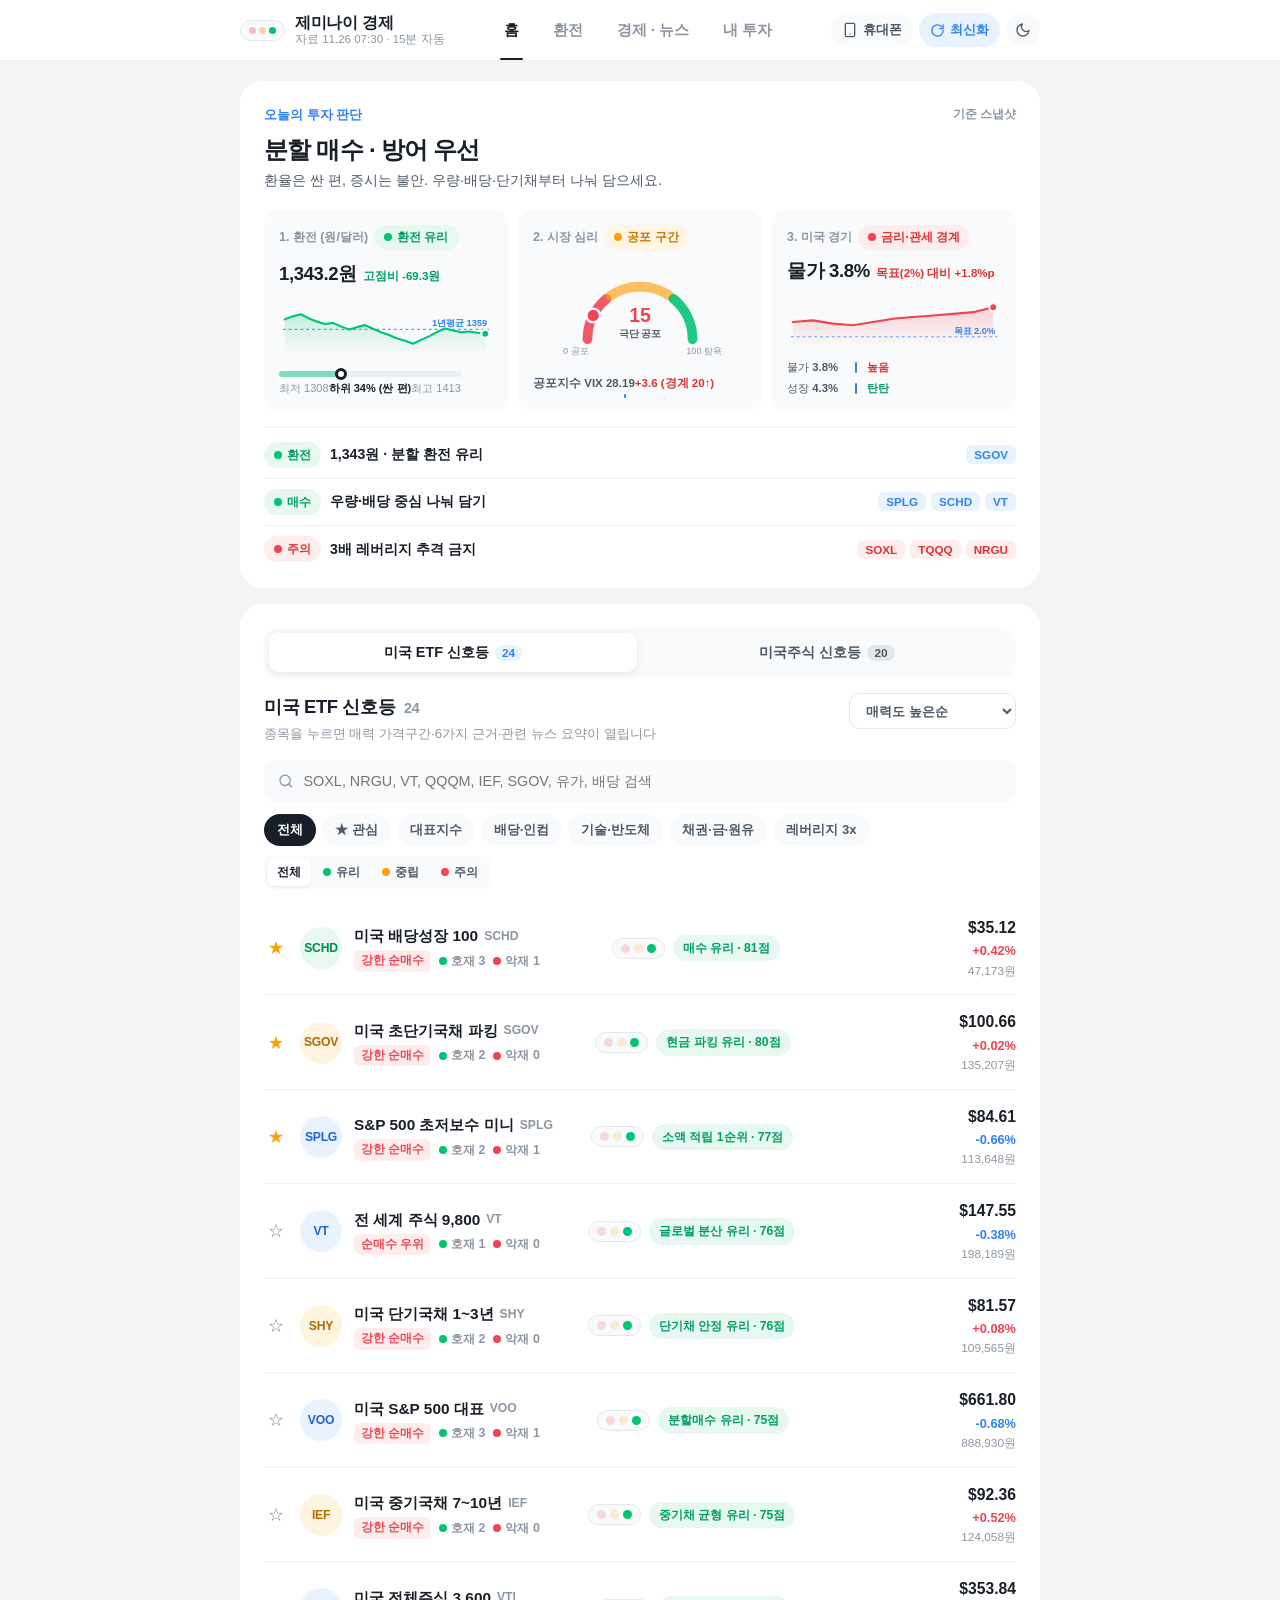
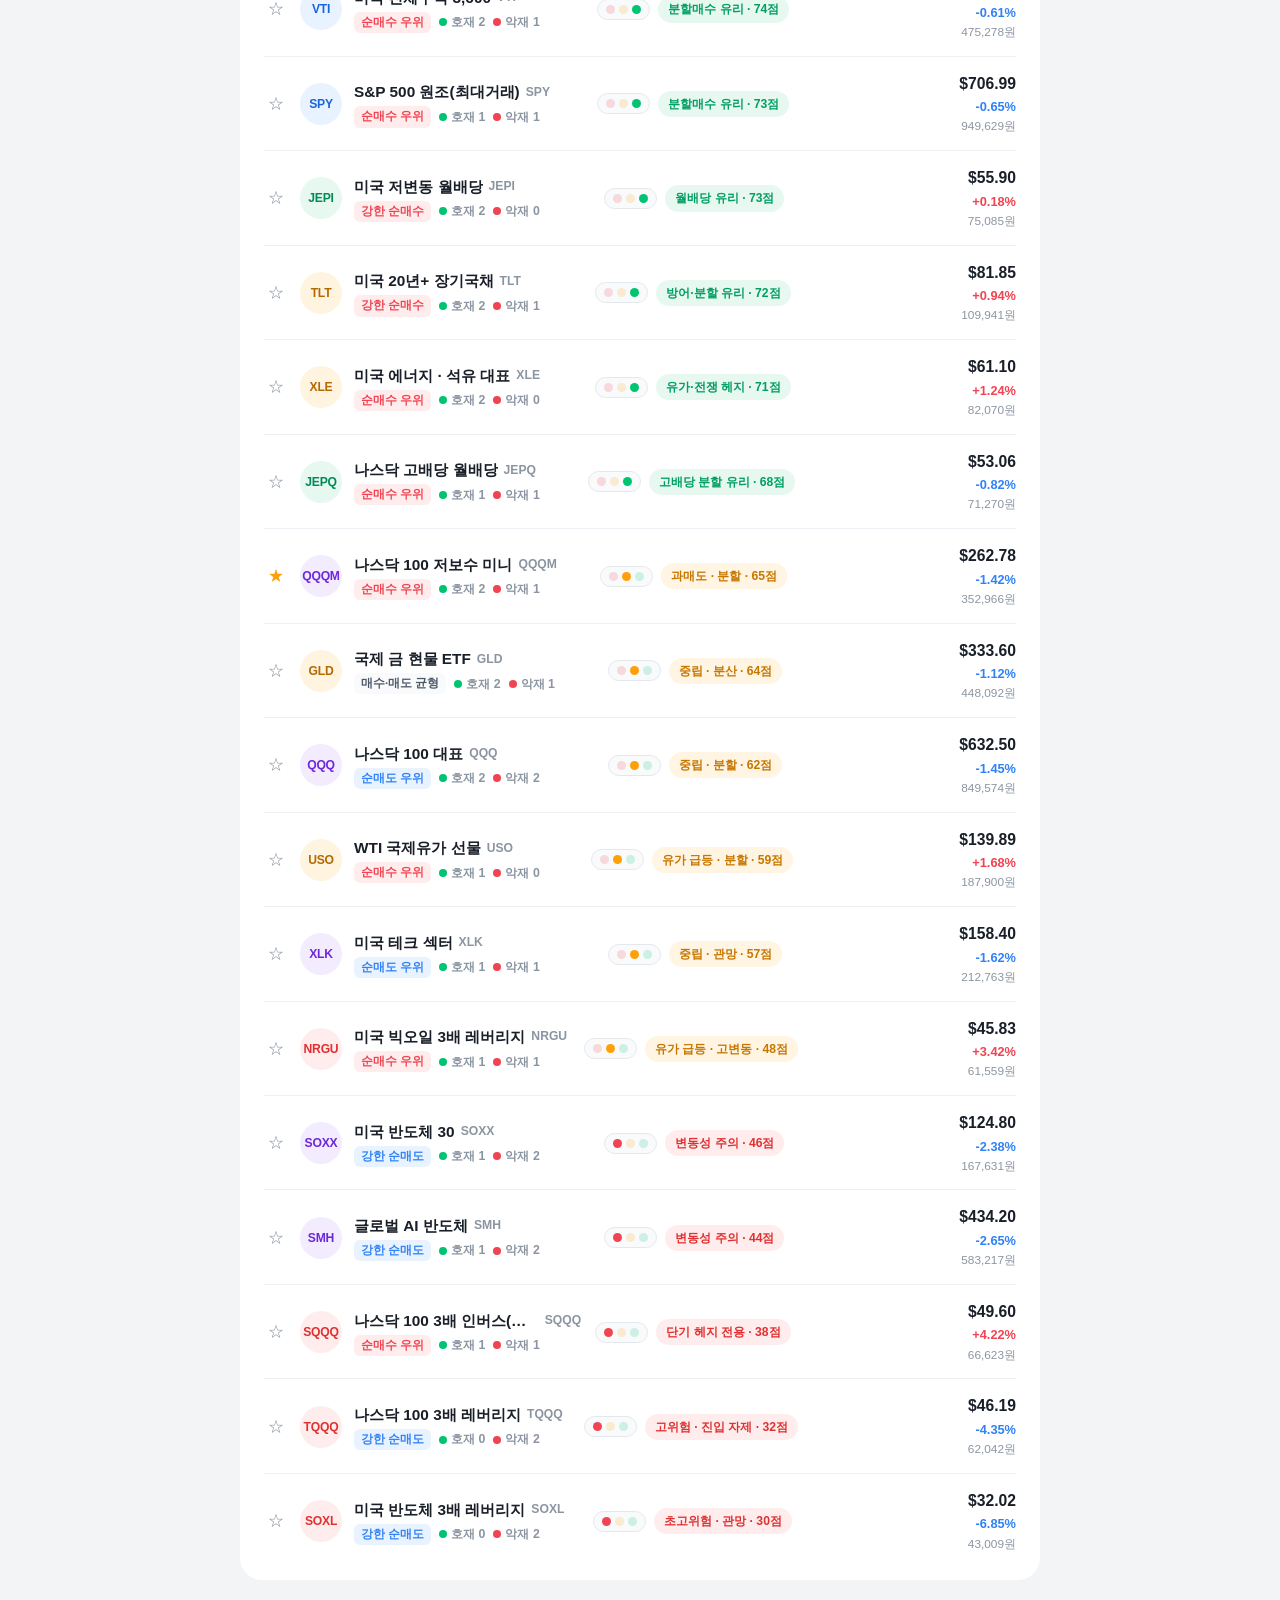
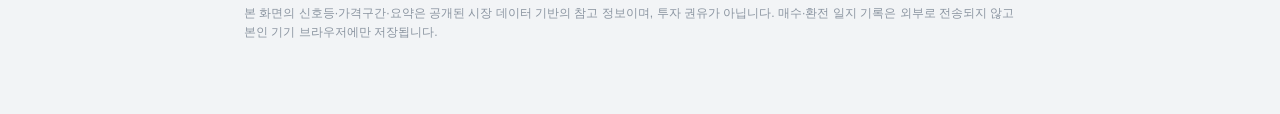
<file: index.html>
<!DOCTYPE html>
<html lang="ko" data-theme="light">
<head>
  <meta charset="UTF-8" />
  <meta name="viewport" content="width=device-width, initial-scale=1.0, viewport-fit=cover" />
  <meta name="theme-color" content="#ffffff" />
  <meta name="apple-mobile-web-app-capable" content="yes" />
  <meta name="description" content="미국 ETF 24종·미국주식 20종 매수 신호등, 매력 가격구간, 환전 타이밍, 글로벌 스토리, 매수·환전 일지와 포트폴리오 분석을 한눈에 확인하세요." />
  <title>제미나이 경제 — 미국 ETF · 주식 · 환전 · 거시 브리핑</title>
  <link rel="manifest" href="./manifest.json" />
  <link rel="icon" type="image/svg+xml" href="./icon.svg" />
  <link rel="apple-touch-icon" href="./icon.svg" />
  <link rel="stylesheet" href="./styles.css" />
</head>
<body>
  <!-- 상단 헤더 -->
  <header class="topbar">
    <div class="container topbar-inner">
      <button class="brand" id="brandHome" type="button">
        <span class="brand-dot-group" aria-hidden="true">
          <i class="bdot red"></i>
          <i class="bdot yellow"></i>
          <i class="bdot green"></i>
        </span>
        <span class="brand-text">
          <strong>제미나이 경제</strong>
          <small id="updatedLabel">불러오는 중</small>
        </span>
      </button>

      <!-- 데스크톱 언더라인 탭 (4개) -->
      <nav class="desktop-nav" aria-label="주요 메뉴">
        <button class="nav-btn active" data-tab="dashboard" type="button">홈</button>
        <button class="nav-btn" data-tab="fx" type="button">환전</button>
        <button class="nav-btn" data-tab="macro" type="button">경제 · 뉴스</button>
        <button class="nav-btn" data-tab="portfolio" type="button">내 투자</button>
      </nav>

      <div class="topbar-actions">
        <button class="ghost-btn" id="mobileGuideBtn" type="button" title="휴대폰 연결 안내" aria-label="휴대폰 연결 안내">
          <svg width="16" height="16" viewBox="0 0 24 24" fill="none" stroke="currentColor" stroke-width="2" stroke-linecap="round" stroke-linejoin="round"><rect x="5" y="2" width="14" height="20" rx="2"/><line x1="12" y1="18" x2="12.01" y2="18"/></svg>
          <span class="btn-label">휴대폰</span>
        </button>
        <button class="ghost-btn accent" id="refreshBtn" type="button" title="최신 시세·뉴스 불러오기" aria-label="최신화">
          <svg class="spin-icon" width="15" height="15" viewBox="0 0 24 24" fill="none" stroke="currentColor" stroke-width="2.2" stroke-linecap="round" stroke-linejoin="round"><path d="M21 12a9 9 0 1 1-2.64-6.36"/><polyline points="21 3 21 9 15 9"/></svg>
          <span class="btn-label">최신화</span>
        </button>
        <button class="ghost-btn icon-only" id="themeToggle" type="button" title="라이트/다크 모드" aria-label="테마 전환">
          <svg id="themeSvg" width="16" height="16" viewBox="0 0 24 24" fill="none" stroke="currentColor" stroke-width="2" stroke-linecap="round" stroke-linejoin="round"><path d="M21 12.79A9 9 0 1 1 11.21 3 7 7 0 0 0 21 12.79z"/></svg>
        </button>
      </div>
    </div>
  </header>

  <main class="container main-wrap">
    <!-- ==================== TAB 1: 홈 ==================== -->
    <section class="tab-panel active" id="tab-dashboard">
      <div class="surface hero-card">
        <div class="hero-eyebrow">
          <span class="eyebrow-text">오늘의 투자 판단</span>
          <span class="source-tag" id="sourceModeBadge">데일리 브리핑</span>
        </div>
        <h1 class="hero-headline" id="heroHeadline">분할 매수 · 방어 우선</h1>
        <p class="hero-subline" id="heroSubline">데이터를 불러오는 중입니다.</p>

        <div class="logic-strip" id="overviewSignals"></div>
        <div class="today-action-list" id="todayActionList"></div>
      </div>

      <div class="surface list-card">
        <!-- ETF 신호등 / 미국주식 신호등 별도 전환 탭 -->
        <div class="market-tabs" id="marketAssetTabs" role="tablist" aria-label="시장 신호등 선택">
          <button class="market-tab active" data-market="etf" type="button" role="tab" aria-selected="true">
            <span>미국 ETF 신호등</span>
            <em class="mt-count" id="tabEtfCount">24</em>
          </button>
          <button class="market-tab" data-market="stock" type="button" role="tab" aria-selected="false">
            <span>미국주식 신호등</span>
            <em class="mt-count" id="tabStockCount">20</em>
          </button>
        </div>

        <div class="list-header">
          <div>
            <h2 class="section-title"><span id="marketListTitle">미국 ETF 신호등</span> <span class="count-muted" id="etfCountLabel">24</span></h2>
            <p class="section-sub" id="marketListSub">종목을 누르면 매력 가격구간·6가지 근거·관련 뉴스 요약이 열립니다</p>
          </div>
          <select class="minimal-select" id="etfSortSelect" aria-label="정렬 기준">
            <option value="score">매력도 높은순</option>
            <option value="flowBuy">매수 많은순 (순유입)</option>
            <option value="flowSell">매도 많은순 (순유출)</option>
            <option value="mdd">고점 대비 낙폭순</option>
            <option value="news">호재 많은순</option>
            <option value="yield">배당 높은순</option>
            <option value="change">일간 등락순</option>
          </select>
        </div>

        <div class="filter-controls">
          <div class="search-field">
            <svg width="16" height="16" viewBox="0 0 24 24" fill="none" stroke="currentColor" stroke-width="2" stroke-linecap="round" stroke-linejoin="round"><circle cx="11" cy="11" r="8"/><line x1="21" y1="21" x2="16.65" y2="16.65"/></svg>
            <input type="search" id="etfSearchInput" placeholder="SOXL, NRGU, VT, QQQM, IEF, SGOV, 유가, 배당 검색" aria-label="종목 검색" />
          </div>

          <div class="filter-rows">
            <div class="pill-scroll" id="categoryFilters" role="group" aria-label="카테고리"></div>
            <div class="signal-seg" id="signalFilters" role="group" aria-label="신호 필터">
              <button class="seg-btn active" data-light="all" type="button">전체</button>
              <button class="seg-btn" data-light="green" type="button"><i class="sdot green"></i>유리</button>
              <button class="seg-btn" data-light="yellow" type="button"><i class="sdot yellow"></i>중립</button>
              <button class="seg-btn" data-light="red" type="button"><i class="sdot red"></i>주의</button>
            </div>
          </div>
        </div>

        <div class="etf-list" id="etfGrid"></div>
      </div>
    </section>

    <!-- ==================== TAB 2: 환전 ==================== -->
    <section class="tab-panel" id="tab-fx">
      <div id="fxContainer"></div>
    </section>

    <!-- ==================== TAB 3: 경제 · 뉴스 ==================== -->
    <section class="tab-panel" id="tab-macro">
      <!-- 미국 핵심 경제 지표 10종 (장단기 국채 · 유가 · 신용스프레드 포함) -->
      <div class="surface section-card">
        <div class="list-header">
          <div>
            <h2 class="section-title">미국 핵심 경제 지표 (10종)</h2>
            <p class="section-sub">성장·물가·장단기 국채금리·국제유가·신용위험까지 클릭해 그래프로 확인하세요</p>
          </div>
        </div>
        <div class="macro-grid" id="macroIndicatorsGrid"></div>
        <div class="treasury-strip" id="treasuryGuideStrip"></div>
      </div>

      <!-- 지금 세계 경제 스토리 (4단계 인과 흐름) -->
      <div class="surface section-card">
        <div class="list-header">
          <div>
            <h2 class="section-title">지금 세계 경제 스토리</h2>
            <p class="section-sub">현재 시장이 왜 흔들리는지 4단계 인과 흐름으로 한눈에 이해하세요</p>
          </div>
        </div>
        <div class="story-flow" id="globalStoryFlow"></div>
      </div>

      <!-- 전쟁 · 지정학 · 돌발 변수 부가 가이드 -->
      <div class="surface section-card">
        <div class="list-header">
          <div>
            <h2 class="section-title">전쟁 · 지정학 · 돌발 변수 체크</h2>
            <p class="section-sub">경제 지표 외에 증시와 환율을 흔드는 글로벌 리스크와 영향 ETF</p>
          </div>
        </div>
        <div class="geo-grid" id="geopoliticsGrid"></div>
      </div>

      <!-- 국제 정황 뉴스 요약본 -->
      <div class="surface section-card">
        <div class="list-header">
          <div>
            <h2 class="section-title">국제 정황 뉴스 요약본</h2>
            <p class="section-sub">외부 사이트 이동 없이 제목을 누르면 핵심·영향·대응 요약이 바로 펼쳐집니다</p>
          </div>
          <div style="display:flex; align-items:center; gap:8px; flex-wrap:wrap;">
            <button class="ghost-btn" id="toggleAllNewsBtn" type="button" style="height:32px; font-size:0.78rem;">전체 펼치기</button>
            <div class="signal-seg" id="macroNewsFilter">
              <button class="seg-btn active" data-sent="all" type="button">전체</button>
              <button class="seg-btn" data-sent="positive" type="button"><i class="sdot green"></i>호재</button>
              <button class="seg-btn" data-sent="negative" type="button"><i class="sdot red"></i>악재</button>
              <button class="seg-btn" data-sent="neutral" type="button"><i class="sdot yellow"></i>중립</button>
            </div>
          </div>
        </div>
        <div class="global-brief-box" id="globalBriefBox"></div>
        <div class="news-feed" id="globalNewsList"></div>
      </div>

      <!-- 다가오는 주요 일정 -->
      <div class="surface section-card">
        <div class="list-header">
          <div>
            <h2 class="section-title">다가오는 주요 일정</h2>
            <p class="section-sub">발표일 전후로는 변동성이 커지니 분할 매수가 안전해요</p>
          </div>
        </div>
        <div class="cal-list" id="macroCalendarList"></div>
      </div>
    </section>

    <!-- ==================== TAB 4: 내 투자 (매수·환전 일지 & 공유방 분석) ==================== -->
    <section class="tab-panel" id="tab-portfolio">
      <div class="surface" style="padding:16px 20px;">
        <div class="portfolio-top-bar">
          <div class="signal-seg" id="portfolioSubTabs" role="tablist">
            <button class="seg-btn active" data-sub="analysis" type="button">내 투자 분석</button>
            <button class="seg-btn" data-sub="recommend" type="button">추천 조합</button>
            <button class="seg-btn" data-sub="etflog" type="button">매수 일지</button>
            <button class="seg-btn" data-sub="fxlog" type="button">환전 일지</button>
          </div>
          <div class="portfolio-tools">
            <button class="ghost-btn" id="exportJournalBtn" type="button" style="height:30px; font-size:0.75rem;">백업</button>
            <button class="ghost-btn" id="importJournalBtn" type="button" style="height:30px; font-size:0.75rem;">복원</button>
            <input type="file" id="importJournalFile" accept="application/json" style="display:none;" />
          </div>
        </div>

        <!-- 작성자 별명 · 공유방 상태 바 -->
        <div class="share-bar" id="shareStatusBar"></div>
        <!-- 작성자별 필터 칩 (2명 이상일 때 자동 표시) -->
        <div class="author-filter-bar" id="authorFilterBar" style="display:none;"></div>
      </div>

      <div id="portfolioRoot" class="fx-stack"></div>
    </section>

    <footer class="footer-note">
      본 화면의 신호등·가격구간·요약은 공개된 시장 데이터 기반의 참고 정보이며, 투자 권유가 아닙니다. 매수·환전 일지 기록은 외부로 전송되지 않고 본인 기기 브라우저에만 저장됩니다.
    </footer>
  </main>

  <!-- 모바일 하단 탭바 (4대 핵심 탭) -->
  <nav class="mobile-bottom-nav" aria-label="모바일 하단 메뉴">
    <button class="m-tab active" data-tab="dashboard" type="button">
      <svg width="22" height="22" viewBox="0 0 24 24" fill="none" stroke="currentColor" stroke-width="2" stroke-linecap="round" stroke-linejoin="round"><path d="M3 10.5L12 3l9 7.5"/><path d="M5 10v10h14V10"/></svg>
      <span>홈</span>
    </button>
    <button class="m-tab" data-tab="fx" type="button">
      <svg width="22" height="22" viewBox="0 0 24 24" fill="none" stroke="currentColor" stroke-width="2" stroke-linecap="round" stroke-linejoin="round"><line x1="12" y1="1" x2="12" y2="23"/><path d="M17 5H9.5a3.5 3.5 0 0 0 0 7h5a3.5 3.5 0 0 1 0 7H6"/></svg>
      <span>환전</span>
    </button>
    <button class="m-tab" data-tab="macro" type="button">
      <svg width="22" height="22" viewBox="0 0 24 24" fill="none" stroke="currentColor" stroke-width="2" stroke-linecap="round" stroke-linejoin="round"><circle cx="12" cy="12" r="10"/><line x1="2" y1="12" x2="22" y2="12"/><path d="M12 2a15.3 15.3 0 0 1 4 10 15.3 15.3 0 0 1-4 10 15.3 15.3 0 0 1-4-10 15.3 15.3 0 0 1 4-10z"/></svg>
      <span>경제·뉴스</span>
    </button>
    <button class="m-tab" data-tab="portfolio" type="button">
      <svg width="22" height="22" viewBox="0 0 24 24" fill="none" stroke="currentColor" stroke-width="2" stroke-linecap="round" stroke-linejoin="round"><path d="M21 12V7H5a2 2 0 0 1 0-4h14v4"/><path d="M3 5v14a2 2 0 0 0 2 2h16v-5"/><path d="M18 12a2 2 0 0 0 0 4h4v-4Z"/></svg>
      <span>내 투자</span>
    </button>
  </nav>

  <!-- ETF 상세 시트 -->
  <div class="modal-backdrop" id="etfModalBackdrop" aria-hidden="true">
    <aside class="etf-sheet" id="etfDrawer" role="dialog" aria-modal="true" aria-labelledby="drawerTickerTitle">
      <div class="sheet-header">
        <div class="sheet-title-wrap">
          <strong class="sheet-ticker" id="drawerTickerTitle">VOO</strong>
          <span class="sheet-cat" id="drawerCategory">대표지수</span>
        </div>
        <div style="display:flex; align-items:center; gap:6px;">
          <button class="sheet-close" id="drawerFavBtn" type="button" aria-label="관심 종목 추가" title="관심 종목">☆</button>
          <button class="sheet-close" id="closeDrawerBtn" type="button" aria-label="닫기">
            <svg width="20" height="20" viewBox="0 0 24 24" fill="none" stroke="currentColor" stroke-width="2.2" stroke-linecap="round"><line x1="18" y1="6" x2="6" y2="18"/><line x1="6" y1="6" x2="18" y2="18"/></svg>
          </button>
        </div>
      </div>
      <div class="sheet-body" id="drawerBody"></div>
    </aside>
  </div>

  <!-- 휴대폰 연결 안내 모달 -->
  <div class="modal-backdrop center" id="guideModalBackdrop" aria-hidden="true">
    <div class="dialog-box" role="dialog" aria-modal="true" aria-labelledby="guideModalTitle">
      <div class="sheet-header">
        <strong class="sheet-ticker" id="guideModalTitle">휴대폰 연결 · 매일 자동화</strong>
        <button class="sheet-close" id="closeGuideBtn" type="button" aria-label="닫기">
          <svg width="20" height="20" viewBox="0 0 24 24" fill="none" stroke="currentColor" stroke-width="2.2" stroke-linecap="round"><line x1="18" y1="6" x2="6" y2="18"/><line x1="6" y1="6" x2="18" y2="18"/></svg>
        </button>
      </div>
      <div class="dialog-body">
        <div class="qr-stage">
          <div class="qr-box" id="mobileQrBox" aria-label="휴대폰 접속 QR 코드"></div>
          <div class="qr-caption">안드로이드 기본 카메라로 비추면 바로 열립니다</div>
        </div>

        <div class="sim-field">
          <label for="qrUrlInput">QR 코드 주소 (GitHub 주소 입력 시 실시간 변경)</label>
          <div class="copy-row" style="margin-bottom:0;">
            <input type="url" id="qrUrlInput" value="http://localhost:8080" style="border:none; background:transparent; outline:none; width:100%; font-size:0.84rem; font-weight:600;" />
            <button class="primary-sm-btn" id="copyMobileUrlBtn" type="button">복사</button>
          </div>
        </div>

        <div class="guide-step">
          <span class="step-num">1</span>
          <div>
            <h3>안드로이드(갤럭시) 앱처럼 설치</h3>
            <p>카메라로 QR 스캔 → 크롬에서 열기 → 우측 상단 <strong>⋮</strong> → <strong>홈 화면에 추가</strong> (또는 <strong>앱 설치</strong>) 클릭</p>
            <small>집 밖에서도 PC 꺼진 채로 쓰려면 위에 본인 GitHub 주소를 붙여넣고 스캔하세요.</small>
          </div>
        </div>
      </div>
    </div>
  </div>

  <!-- 작성자 별명 설정 모달 (초간단) -->
  <div class="modal-backdrop center" id="shareModalBackdrop" aria-hidden="true">
    <div class="dialog-box" role="dialog" aria-modal="true" aria-labelledby="shareModalTitle">
      <div class="sheet-header">
        <strong class="sheet-ticker" id="shareModalTitle">내 별명 설정</strong>
        <button class="sheet-close" id="closeShareBtn" type="button" aria-label="닫기">
          <svg width="20" height="20" viewBox="0 0 24 24" fill="none" stroke="currentColor" stroke-width="2.2" stroke-linecap="round"><line x1="18" y1="6" x2="6" y2="18"/><line x1="6" y1="6" x2="18" y2="18"/></svg>
        </button>
      </div>
      <form class="dialog-body" id="nickSettingsForm">
        <div class="sim-field">
          <label for="authorNicknameInput">매수·환전 기록 시 자동으로 표시할 이름(별명)</label>
          <input type="text" id="authorNicknameInput" maxlength="16" placeholder="예: 민수, 아빠, 지영" required />
        </div>
        <p style="margin:0; font-size:0.8rem; color:var(--ink-2); line-height:1.5;">
          로그인이나 가입 없이 별명만 적어두면 내 기록마다 자동으로 붙습니다.<br/>
          <strong>공유 링크 복사</strong>를 눌러 카톡으로 보내면 상대방과 기록을 합쳐서 같이 볼 수 있어요.
        </p>
        <div style="display:flex; justify-content:flex-end; gap:8px;">
          <button class="primary-sm-btn" type="submit" style="padding:9px 18px; font-size:0.86rem;">저장</button>
        </div>
      </form>
    </div>
  </div>

  <!-- 공유받은 투자 일지 합치기 모달 -->
  <div class="modal-backdrop center" id="receiveShareBackdrop" aria-hidden="true">
    <div class="dialog-box" role="dialog" aria-modal="true" aria-labelledby="receiveShareTitle">
      <div class="sheet-header">
        <strong class="sheet-ticker" id="receiveShareTitle">공유받은 투자 일지</strong>
        <button class="sheet-close" id="closeReceiveShareBtn" type="button" aria-label="닫기">
          <svg width="20" height="20" viewBox="0 0 24 24" fill="none" stroke="currentColor" stroke-width="2.2" stroke-linecap="round"><line x1="18" y1="6" x2="6" y2="18"/><line x1="6" y1="6" x2="18" y2="18"/></svg>
        </button>
      </div>
      <div class="dialog-body" id="receiveShareBody"></div>
    </div>
  </div>

  <!-- 내 투자 일지 공유 QR 코드 모달 -->
  <div class="modal-backdrop center" id="shareQrBackdrop" aria-hidden="true">
    <div class="dialog-box" role="dialog" aria-modal="true" aria-labelledby="shareQrTitle">
      <div class="sheet-header">
        <strong class="sheet-ticker" id="shareQrTitle">내 투자 일지 공유 QR</strong>
        <button class="sheet-close" id="closeShareQrBtn" type="button" aria-label="닫기">
          <svg width="20" height="20" viewBox="0 0 24 24" fill="none" stroke="currentColor" stroke-width="2.2" stroke-linecap="round"><line x1="18" y1="6" x2="6" y2="18"/><line x1="6" y1="6" x2="18" y2="18"/></svg>
        </button>
      </div>
      <div class="dialog-body" id="shareQrBody"></div>
    </div>
  </div>

  <div class="toast" id="toast" role="status" aria-live="polite"></div>

  <script src="./qr.js"></script>
  <script src="./shared-sync.js"></script>
  <script src="./data/market-data.js"></script>
  <script src="./app.js"></script>
</body>
</html>
</file>
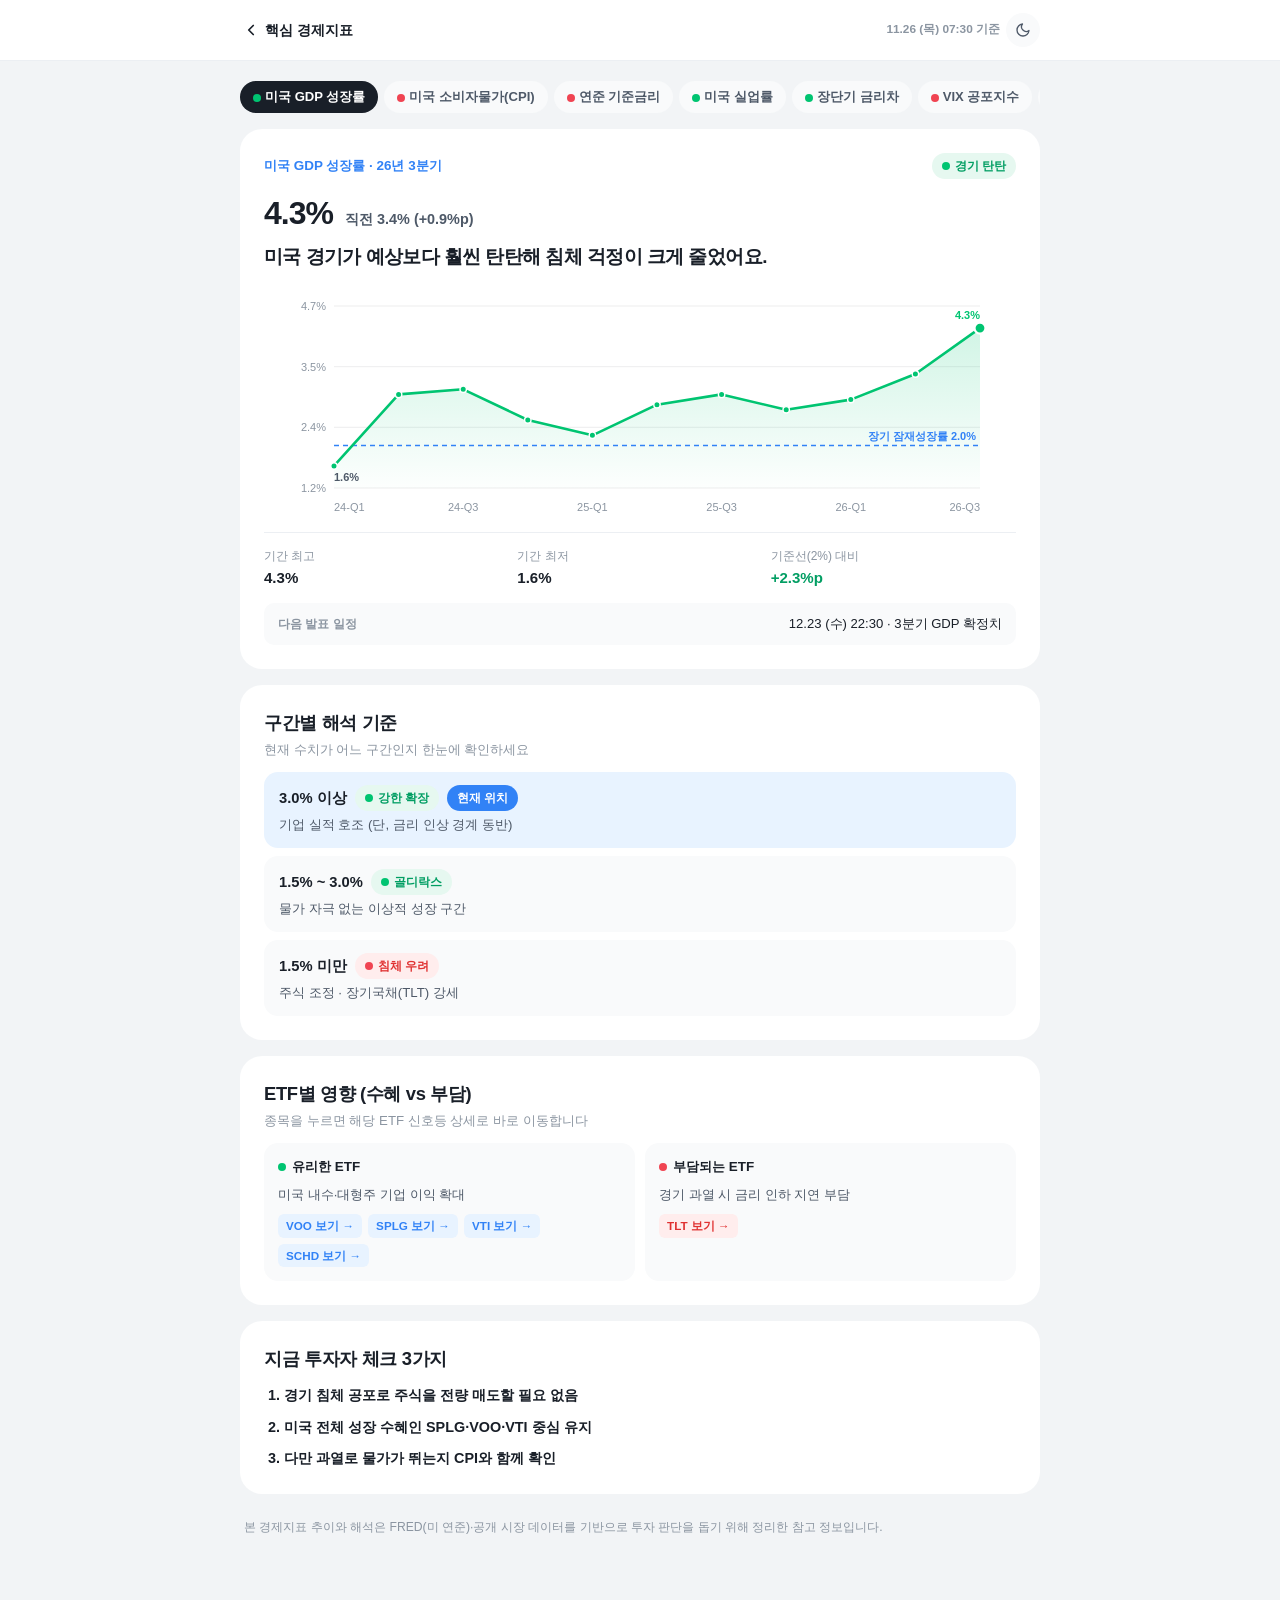
<file: macro.html>
<!DOCTYPE html>
<html lang="ko" data-theme="light">
<head>
  <meta charset="UTF-8" />
  <meta name="viewport" content="width=device-width, initial-scale=1.0, viewport-fit=cover" />
  <meta name="theme-color" content="#ffffff" />
  <title>미국 경제지표 상세 분석 — 제미나이 경제</title>
  <link rel="icon" type="image/svg+xml" href="./icon.svg" />
  <link rel="stylesheet" href="./styles.css" />
</head>
<body>
  <header class="topbar">
    <div class="container topbar-inner">
      <button class="ghost-btn" id="backToMacroBtn" type="button" style="background:transparent; padding-left:2px; font-size:0.9rem; font-weight:700; color:var(--ink-1);">
        <svg width="18" height="18" viewBox="0 0 24 24" fill="none" stroke="currentColor" stroke-width="2.3" stroke-linecap="round" stroke-linejoin="round"><polyline points="15 18 9 12 15 6"/></svg>
        <span id="backBtnLabel">핵심 경제지표</span>
      </button>

      <div class="topbar-actions">
        <span class="source-tag" id="macroUpdatedLabel">불러오는 중</span>
        <button class="ghost-btn icon-only" id="themeToggle" type="button" title="라이트/다크 모드" aria-label="테마 전환">
          <svg id="themeSvg" width="16" height="16" viewBox="0 0 24 24" fill="none" stroke="currentColor" stroke-width="2" stroke-linecap="round" stroke-linejoin="round"><path d="M21 12.79A9 9 0 1 1 11.21 3 7 7 0 0 0 21 12.79z"/></svg>
        </button>
      </div>
    </div>
  </header>

  <main class="container main-wrap" style="padding-bottom:48px;">
    <!-- 6개 핵심 경제지표 빠른 전환 탭 -->
    <div class="pill-scroll" id="macroSwitcher" role="tablist" aria-label="경제지표 선택"></div>

    <!-- 선택된 지표 상세 콘텐츠 -->
    <div id="macroDetailRoot" class="fx-stack"></div>

    <footer class="footer-note">
      본 경제지표 추이와 해석은 FRED(미 연준)·공개 시장 데이터를 기반으로 투자 판단을 돕기 위해 정리한 참고 정보입니다.
    </footer>
  </main>

  <script src="./data/market-data.js"></script>
  <script src="./macro.js"></script>
</body>
</html>
</file>
<file: styles.css>
/* ==================== 토스증권 · 카카오 스타일 디자인 토큰 ==================== */
:root {
  --bg: #f2f4f6;
  --surface: #ffffff;
  --surface-sub: #f9fafb;
  --surface-hover: #f2f4f6;
  --divider: #eceff3;
  --border: #e5e8eb;

  --ink-1: #191f28;
  --ink-2: #4e5968;
  --ink-3: #8b95a1;

  --blue: #3182f6;
  --blue-bg: #e8f3ff;

  /* 한국 증권 표준 등락 색상 (상승=빨강, 하락=파랑) */
  --up: #f04452;
  --down: #3182f6;

  /* 신호등 시맨틱 색상 (차분하고 선명하게) */
  --green: #029e63;
  --green-dot: #00c471;
  --green-bg: #e6f8f0;

  --yellow: #c77700;
  --yellow-dot: #ff9f0a;
  --yellow-bg: #fff5e2;

  --red: #e03131;
  --red-dot: #f04452;
  --red-bg: #ffeded;

  --radius-lg: 22px;
  --radius-md: 14px;
  --radius-sm: 10px;
}

[data-theme="dark"] {
  --bg: #101013;
  --surface: #1b1b20;
  --surface-sub: #23232a;
  --surface-hover: #26262f;
  --divider: #292932;
  --border: #30303a;

  --ink-1: #f4f5f7;
  --ink-2: #b0b8c1;
  --ink-3: #7a838e;

  --blue: #4c96ff;
  --blue-bg: rgba(76, 150, 255, 0.16);

  --up: #ff5c68;
  --down: #5ca2ff;

  --green: #22d38a;
  --green-dot: #22d38a;
  --green-bg: rgba(34, 211, 138, 0.14);

  --yellow: #ffb340;
  --yellow-dot: #ffb340;
  --yellow-bg: rgba(255, 179, 64, 0.14);

  --red: #ff6b6b;
  --red-dot: #ff6b6b;
  --red-bg: rgba(255, 107, 107, 0.15);
}

/* ==================== 기본 리셋 ==================== */
*, *::before, *::after {
  box-sizing: border-box;
}

html, body {
  margin: 0;
  padding: 0;
  background: var(--bg);
  color: var(--ink-1);
  font-family: 'Pretendard', -apple-system, BlinkMacSystemFont, 'Apple SD Gothic Neo', 'Malgun Gothic', 'Segoe UI', sans-serif;
  line-height: 1.5;
  word-break: keep-all;
  overflow-wrap: break-word;
  -webkit-font-smoothing: antialiased;
  overflow-x: hidden;
}

button, input, select {
  font-family: inherit;
  color: inherit;
}

a {
  color: var(--blue);
  text-decoration: none;
}

.num {
  font-variant-numeric: tabular-nums;
}

.container {
  max-width: 840px;
  margin: 0 auto;
  padding: 0 20px;
}

/* ==================== 상단 헤더 ==================== */
.topbar {
  position: sticky;
  top: 0;
  z-index: 40;
  background: var(--surface);
  border-bottom: 1px solid var(--divider);
}

.topbar-inner {
  height: 60px;
  display: flex;
  align-items: center;
  justify-content: space-between;
  gap: 12px;
}

.brand {
  border: none;
  background: transparent;
  padding: 0;
  display: inline-flex;
  align-items: center;
  gap: 10px;
  cursor: pointer;
  text-align: left;
}

.brand-dot-group {
  display: inline-flex;
  align-items: center;
  gap: 3px;
  padding: 6px 8px;
  border-radius: 999px;
  background: var(--surface-sub);
  border: 1px solid var(--border);
}

.bdot {
  width: 7px;
  height: 7px;
  border-radius: 50%;
  display: inline-block;
}
.bdot.red { background: var(--red-dot); opacity: 0.35; }
.bdot.yellow { background: var(--yellow-dot); opacity: 0.4; }
.bdot.green { background: var(--green-dot); }

.brand-text {
  display: flex;
  flex-direction: column;
}

.brand-text strong {
  font-size: 1rem;
  font-weight: 800;
  letter-spacing: -0.02em;
  line-height: 1.2;
}

.brand-text small {
  font-size: 0.72rem;
  color: var(--ink-3);
  font-weight: 500;
}

/* 데스크톱 언더라인 탭 (토스 스타일) */
.desktop-nav {
  display: flex;
  align-items: stretch;
  gap: 6px;
  height: 100%;
}

.nav-btn {
  border: none;
  background: transparent;
  padding: 0 14px;
  font-size: 0.92rem;
  font-weight: 600;
  color: var(--ink-3);
  cursor: pointer;
  position: relative;
  white-space: nowrap;
  transition: color 0.15s ease;
}

.nav-btn:hover {
  color: var(--ink-1);
}

.nav-btn.active {
  color: var(--ink-1);
  font-weight: 700;
}

.nav-btn.active::after {
  content: '';
  position: absolute;
  left: 10px;
  right: 10px;
  bottom: 0;
  height: 2.5px;
  border-radius: 2px;
  background: var(--ink-1);
}

.topbar-actions {
  display: flex;
  align-items: center;
  gap: 6px;
}

.ghost-btn {
  display: inline-flex;
  align-items: center;
  gap: 5px;
  height: 34px;
  padding: 0 11px;
  border-radius: 999px;
  border: none;
  background: var(--surface-sub);
  color: var(--ink-2);
  font-size: 0.82rem;
  font-weight: 600;
  cursor: pointer;
  white-space: nowrap;
  transition: background 0.15s ease;
}

.ghost-btn:hover {
  background: var(--surface-hover);
  color: var(--ink-1);
}

.ghost-btn.accent {
  background: var(--blue-bg);
  color: var(--blue);
}

.ghost-btn.icon-only {
  width: 34px;
  padding: 0;
  justify-content: center;
}

.ghost-btn.spinning .spin-icon {
  animation: spin 0.9s linear infinite;
}

@keyframes spin {
  to { transform: rotate(360deg); }
}

/* ==================== 메인 레이아웃 ==================== */
.main-wrap {
  padding-top: 20px;
  padding-bottom: 56px;
  display: flex;
  flex-direction: column;
  gap: 16px;
}

.tab-panel {
  display: none;
  flex-direction: column;
  gap: 16px;
}

.tab-panel.active {
  display: flex;
}

.surface {
  background: var(--surface);
  border-radius: var(--radius-lg);
  padding: 24px;
}

/* ==================== 공통 신호등 & 상태 배지 ==================== */
.sdot {
  display: inline-block;
  width: 8px;
  height: 8px;
  border-radius: 50%;
  flex-shrink: 0;
}
.sdot.green { background: var(--green-dot); }
.sdot.yellow { background: var(--yellow-dot); }
.sdot.red { background: var(--red-dot); }

.status-pill {
  display: inline-flex;
  align-items: center;
  gap: 5px;
  padding: 4px 10px;
  border-radius: 999px;
  font-size: 0.76rem;
  font-weight: 700;
  white-space: nowrap;
  flex-shrink: 0;
}

.status-pill.green { background: var(--green-bg); color: var(--green); }
.status-pill.yellow { background: var(--yellow-bg); color: var(--yellow); }
.status-pill.red { background: var(--red-bg); color: var(--red); }
.status-pill.neutral { background: var(--surface-sub); color: var(--ink-2); }

/* 미니멀 3구 신호등 (장식 최소화) */
.tl-mini {
  display: inline-flex;
  align-items: center;
  gap: 4px;
  padding: 5px 8px;
  border-radius: 999px;
  background: var(--surface-sub);
  border: 1px solid var(--border);
  flex-shrink: 0;
}

.tl-mini.vertical {
  flex-direction: column;
  padding: 7px 6px;
  gap: 5px;
}

.tl-mini i {
  width: 9px;
  height: 9px;
  border-radius: 50%;
  display: block;
  opacity: 0.18;
}

.tl-mini.lg i {
  width: 12px;
  height: 12px;
}

.tl-mini i.red { background: var(--red-dot); }
.tl-mini i.yellow { background: var(--yellow-dot); }
.tl-mini i.green { background: var(--green-dot); }
.tl-mini i.on { opacity: 1; }

/* ==================== TAB 1: 오늘의 결론 히어로 ==================== */
.hero-eyebrow {
  display: flex;
  align-items: center;
  justify-content: space-between;
  gap: 8px;
  margin-bottom: 10px;
}

.eyebrow-text {
  font-size: 0.84rem;
  font-weight: 700;
  color: var(--blue);
}

.source-tag {
  font-size: 0.74rem;
  font-weight: 600;
  color: var(--ink-3);
}

.hero-headline {
  margin: 0 0 4px;
  font-size: 1.48rem;
  font-weight: 800;
  letter-spacing: -0.03em;
  line-height: 1.3;
  word-break: keep-all;
}

.hero-subline {
  margin: 0 0 18px;
  font-size: 0.9rem;
  font-weight: 500;
  color: var(--ink-2);
}

.today-action-list {
  display: flex;
  flex-direction: column;
  border-top: 1px solid var(--divider);
  padding-top: 4px;
}

.today-action-row {
  display: flex;
  align-items: center;
  justify-content: space-between;
  gap: 10px;
  padding: 10px 0;
  border-bottom: 1px solid var(--divider);
  flex-wrap: wrap;
}

.today-action-row:last-child {
  border-bottom: none;
  padding-bottom: 2px;
}

.ta-left {
  display: flex;
  align-items: center;
  gap: 9px;
  min-width: 0;
}

.ta-text {
  font-size: 0.88rem;
  font-weight: 600;
  color: var(--ink-1);
}

.ta-chips {
  display: flex;
  align-items: center;
  gap: 5px;
  flex-wrap: wrap;
}

/* 3단 논리 시각화 카드 그리드 */
.logic-strip {
  display: grid;
  grid-template-columns: repeat(3, minmax(0, 1fr));
  gap: 10px;
  margin-bottom: 16px;
}

.logic-cell {
  padding: 14px;
  border: 1px solid transparent;
  border-radius: var(--radius-md);
  background: var(--surface-sub);
  text-align: left;
  cursor: pointer;
  display: flex;
  flex-direction: column;
  justify-content: space-between;
  gap: 8px;
  transition: transform 0.14s ease, border-color 0.14s ease, background 0.14s ease;
}

.logic-cell:hover {
  transform: translateY(-2px);
  border-color: var(--blue);
  background: var(--surface);
}

.viz-val-row {
  display: flex;
  align-items: baseline;
  justify-content: space-between;
  gap: 6px;
  flex-wrap: wrap;
}

.viz-delta {
  font-size: 0.72rem;
  font-weight: 700;
}
.viz-delta.good, .good { color: var(--green); }
.viz-delta.bad, .bad { color: var(--red); }

.viz-chart-box {
  margin: 2px 0;
}

.viz-gauge-box {
  display: flex;
  justify-content: center;
  margin: -2px 0 -4px;
}

.mini-viz-svg {
  display: block;
  overflow: visible;
}

.mini-range-wrap {
  display: flex;
  flex-direction: column;
  gap: 4px;
}

.mini-range-bar {
  position: relative;
  height: 6px;
  border-radius: 999px;
  background: var(--divider);
}

.mini-range-fill {
  height: 100%;
  border-radius: 999px;
  opacity: 0.45;
}

.mini-range-dot {
  position: absolute;
  top: 50%;
  transform: translate(-50%, -50%);
  width: 12px;
  height: 12px;
  border-radius: 50%;
  background: var(--surface);
  border: 3px solid var(--ink-1);
}

.mini-range-labels {
  display: flex;
  justify-content: space-between;
  align-items: center;
  font-size: 0.69rem;
  color: var(--ink-3);
}

.mini-range-labels strong {
  color: var(--ink-1);
  font-weight: 700;
}

.vix-compare {
  display: flex;
  flex-direction: column;
  gap: 5px;
}

.vix-compare-head {
  display: flex;
  justify-content: space-between;
  font-size: 0.72rem;
  color: var(--ink-2);
  font-weight: 600;
}

.ref-bar-track {
  position: relative;
  height: 7px;
  border-radius: 999px;
  background: var(--divider);
  overflow: visible;
  flex: 1;
}

.ref-bar-fill {
  height: 100%;
  border-radius: 999px;
}

.ref-bar-tick {
  position: absolute;
  top: -2px;
  bottom: -2px;
  width: 2px;
  background: var(--blue);
  border-radius: 2px;
}

.dual-bars {
  display: flex;
  flex-direction: column;
  gap: 6px;
}

.dual-bar-row {
  display: grid;
  grid-template-columns: 62px 1fr 28px;
  align-items: center;
  gap: 6px;
  font-size: 0.71rem;
  color: var(--ink-2);
}

.dual-bar-row em {
  font-style: normal;
  font-weight: 800;
  text-align: right;
}

.logic-top {
  display: flex;
  align-items: center;
  justify-content: space-between;
  gap: 6px;
}

.logic-label {
  font-size: 0.78rem;
  font-weight: 600;
  color: var(--ink-3);
}

.logic-val {
  font-size: 1.16rem;
  font-weight: 800;
  letter-spacing: -0.02em;
}

.logic-sub {
  font-size: 0.78rem;
  color: var(--ink-2);
}

/* 3줄 핵심 정리 */
.summary-lines {
  list-style: none;
  margin: 0;
  padding: 0;
  display: flex;
  flex-direction: column;
  gap: 8px;
}

.summary-lines li {
  display: flex;
  align-items: baseline;
  gap: 10px;
  font-size: 0.88rem;
  color: var(--ink-2);
}

.summary-tag {
  font-size: 0.75rem;
  font-weight: 700;
  color: var(--ink-1);
  background: var(--surface-sub);
  padding: 2px 8px;
  border-radius: 6px;
  flex-shrink: 0;
}

/* ==================== ETF 리스트 (토스증권 스타일) ==================== */
.list-card {
  padding-bottom: 12px;
}

.list-header {
  display: flex;
  align-items: flex-start;
  justify-content: space-between;
  gap: 12px;
  margin-bottom: 16px;
  flex-wrap: wrap;
}

.section-title {
  margin: 0;
  font-size: 1.15rem;
  font-weight: 800;
  letter-spacing: -0.02em;
}

.section-sub {
  margin: 3px 0 0;
  font-size: 0.83rem;
  color: var(--ink-3);
}

.minimal-select {
  height: 36px;
  padding: 0 12px;
  border-radius: 10px;
  border: 1px solid var(--border);
  background: var(--surface);
  font-size: 0.83rem;
  font-weight: 600;
  color: var(--ink-2);
  cursor: pointer;
}

.filter-controls {
  display: flex;
  flex-direction: column;
  gap: 12px;
  margin-bottom: 12px;
}

.search-field {
  display: flex;
  align-items: center;
  gap: 8px;
  height: 42px;
  padding: 0 14px;
  border-radius: 12px;
  background: var(--surface-sub);
  color: var(--ink-3);
}

.search-field input {
  border: none;
  background: transparent;
  outline: none;
  width: 100%;
  font-size: 0.9rem;
  color: var(--ink-1);
}

.filter-rows {
  display: flex;
  align-items: center;
  justify-content: space-between;
  gap: 10px;
  flex-wrap: wrap;
}

.pill-scroll {
  display: flex;
  align-items: center;
  gap: 6px;
  overflow-x: auto;
  scrollbar-width: none;
}
.pill-scroll::-webkit-scrollbar { display: none; }

.pill {
  white-space: nowrap;
  padding: 7px 13px;
  border-radius: 999px;
  border: none;
  background: var(--surface-sub);
  color: var(--ink-2);
  font-size: 0.82rem;
  font-weight: 600;
  cursor: pointer;
  transition: all 0.15s ease;
}

.pill:hover {
  background: var(--surface-hover);
}

.pill.active {
  background: var(--ink-1);
  color: var(--surface);
}

.signal-seg {
  display: inline-flex;
  align-items: center;
  gap: 2px;
  padding: 3px;
  border-radius: 10px;
  background: var(--surface-sub);
  flex-shrink: 0;
}

.seg-btn {
  display: inline-flex;
  align-items: center;
  gap: 5px;
  border: none;
  background: transparent;
  padding: 5px 10px;
  border-radius: 7px;
  font-size: 0.78rem;
  font-weight: 600;
  color: var(--ink-2);
  cursor: pointer;
  white-space: nowrap;
}

.seg-btn.active {
  background: var(--surface);
  color: var(--ink-1);
  box-shadow: 0 1px 3px rgba(0, 0, 0, 0.08);
}

/* 종목 리스트 행 */
.etf-list {
  display: flex;
  flex-direction: column;
}

.etf-row {
  display: grid;
  grid-template-columns: 1.5fr auto 1fr;
  align-items: center;
  gap: 14px;
  padding: 15px 10px;
  margin: 0 -10px;
  border-radius: 14px;
  cursor: pointer;
  transition: background 0.14s ease;
  position: relative;
}

.etf-row:not(:last-child)::after {
  content: '';
  position: absolute;
  left: 10px;
  right: 10px;
  bottom: 0;
  height: 1px;
  background: var(--divider);
}

.etf-row:hover {
  background: var(--surface-sub);
}

.etf-row-left {
  display: flex;
  align-items: center;
  gap: 12px;
  min-width: 0;
}

.ticker-avatar {
  width: 42px;
  height: 42px;
  border-radius: 50%;
  display: grid;
  place-items: center;
  font-size: 0.76rem;
  font-weight: 800;
  letter-spacing: -0.02em;
  flex-shrink: 0;
}

.ticker-avatar.cat-index { background: #e8f3ff; color: #1b64da; }
.ticker-avatar.cat-div { background: #e6f8f0; color: #028a56; }
.ticker-avatar.cat-tech { background: #f3ecff; color: #6d28d9; }
.ticker-avatar.cat-safe { background: #fff4e0; color: #b46900; }
.ticker-avatar.cat-lev { background: #ffeded; color: #e03131; }

[data-theme="dark"] .ticker-avatar.cat-index { background: rgba(76, 150, 255, 0.18); color: #7cb5ff; }
[data-theme="dark"] .ticker-avatar.cat-div { background: rgba(34, 211, 138, 0.16); color: #4ade80; }
[data-theme="dark"] .ticker-avatar.cat-tech { background: rgba(167, 139, 250, 0.18); color: #c4b5fd; }
[data-theme="dark"] .ticker-avatar.cat-safe { background: rgba(251, 191, 36, 0.16); color: #fcd34d; }
[data-theme="dark"] .ticker-avatar.cat-lev { background: rgba(255, 107, 107, 0.18); color: #ff8787; }

.etf-name-col {
  min-width: 0;
}

.etf-name-top {
  display: flex;
  align-items: center;
  gap: 6px;
}

.etf-name-top strong {
  font-size: 0.96rem;
  font-weight: 700;
  white-space: nowrap;
  overflow: hidden;
  text-overflow: ellipsis;
}

.etf-ticker-sub {
  font-size: 0.76rem;
  font-weight: 600;
  color: var(--ink-3);
  white-space: nowrap;
  flex-shrink: 0;
}

.etf-meta-line {
  display: flex;
  align-items: center;
  gap: 6px 8px;
  flex-wrap: wrap;
  margin-top: 3px;
  font-size: 0.77rem;
  color: var(--ink-3);
}

.news-mini-stat {
  display: inline-flex;
  align-items: center;
  gap: 8px;
  font-weight: 600;
  white-space: nowrap;
}

.news-mini-stat > span {
  display: inline-flex;
  align-items: center;
  gap: 4px;
  white-space: nowrap;
}

.etf-row-mid {
  display: flex;
  align-items: center;
  gap: 8px;
}

.etf-row-right {
  text-align: right;
  display: flex;
  flex-direction: column;
  align-items: flex-end;
  gap: 2px;
}

.row-price {
  font-size: 0.98rem;
  font-weight: 700;
}

.row-delta {
  font-size: 0.8rem;
  font-weight: 600;
}
.row-delta.up { color: var(--up); }
.row-delta.down { color: var(--down); }

.row-krw {
  font-size: 0.74rem;
  color: var(--ink-3);
}

/* ==================== ETF 상세 시트 (논리정연 4단 구성) ==================== */
.modal-backdrop {
  position: fixed;
  inset: 0;
  z-index: 80;
  background: rgba(16, 20, 28, 0.45);
  backdrop-filter: blur(2px);
  display: none;
  justify-content: flex-end;
}

.modal-backdrop.open {
  display: flex;
}

.modal-backdrop.center {
  align-items: center;
  justify-content: center;
  padding: 16px;
}

.etf-sheet {
  width: 100%;
  max-width: 560px;
  height: 100%;
  background: var(--bg);
  display: flex;
  flex-direction: column;
  animation: slideLeft 0.2s ease;
}

@keyframes slideLeft {
  from { transform: translateX(28px); opacity: 0.7; }
  to { transform: translateX(0); opacity: 1; }
}

.sheet-header {
  height: 58px;
  padding: 0 20px;
  background: var(--surface);
  border-bottom: 1px solid var(--divider);
  display: flex;
  align-items: center;
  justify-content: space-between;
  gap: 10px;
  flex-shrink: 0;
}

.sheet-title-wrap {
  display: flex;
  align-items: center;
  gap: 8px;
  min-width: 0;
}

.sheet-ticker {
  font-size: 1.05rem;
  font-weight: 800;
  white-space: nowrap;
  overflow: hidden;
  text-overflow: ellipsis;
}

.sheet-cat {
  font-size: 0.74rem;
  font-weight: 700;
  padding: 3px 9px;
  border-radius: 999px;
  background: var(--surface-sub);
  color: var(--ink-2);
  white-space: nowrap;
  flex-shrink: 0;
}

.sheet-close {
  width: 34px;
  height: 34px;
  border-radius: 50%;
  border: none;
  background: var(--surface-sub);
  color: var(--ink-2);
  display: grid;
  place-items: center;
  cursor: pointer;
  flex-shrink: 0;
}

.sheet-close:hover {
  background: var(--surface-hover);
  color: var(--ink-1);
}

.sheet-body {
  flex: 1;
  overflow-y: auto;
  padding: 16px;
  display: flex;
  flex-direction: column;
  gap: 14px;
}

.sheet-card {
  background: var(--surface);
  border-radius: var(--radius-lg);
  padding: 20px;
}

/* 상세 1단계: 신호등 & 한눈에 결론 */
.verdict-top {
  display: flex;
  align-items: center;
  justify-content: space-between;
  gap: 14px;
  margin-bottom: 14px;
}

.verdict-price-row {
  display: flex;
  align-items: baseline;
  gap: 8px;
  flex-wrap: wrap;
}

.verdict-price {
  font-size: 1.65rem;
  font-weight: 800;
  letter-spacing: -0.03em;
}

.verdict-krw {
  font-size: 0.82rem;
  color: var(--ink-3);
  margin-top: 2px;
}

.verdict-banner {
  display: flex;
  align-items: center;
  gap: 12px;
  padding: 14px 16px;
  border-radius: var(--radius-md);
  margin-bottom: 16px;
}

.verdict-banner.green { background: var(--green-bg); }
.verdict-banner.yellow { background: var(--yellow-bg); }
.verdict-banner.red { background: var(--red-bg); }

.verdict-banner-title {
  font-size: 0.96rem;
  font-weight: 800;
}
.verdict-banner.green .verdict-banner-title { color: var(--green); }
.verdict-banner.yellow .verdict-banner-title { color: var(--yellow); }
.verdict-banner.red .verdict-banner-title { color: var(--red); }

.verdict-banner-sub {
  font-size: 0.84rem;
  color: var(--ink-2);
  margin-top: 2px;
  word-break: keep-all;
}

/* 왜 이 신호인가요? (3단 설명 표) */
.explain-title {
  font-size: 0.82rem;
  font-weight: 700;
  color: var(--ink-3);
  margin: 0 0 10px;
}

.explain-rows {
  display: flex;
  flex-direction: column;
}

.explain-row {
  display: flex;
  align-items: center;
  justify-content: space-between;
  gap: 10px;
  padding: 10px 0;
  border-top: 1px solid var(--divider);
  font-size: 0.86rem;
}

.explain-left {
  display: flex;
  align-items: center;
  gap: 10px;
  min-width: 0;
}

.explain-key {
  font-weight: 700;
  color: var(--ink-1);
  width: 66px;
  white-space: nowrap;
  flex-shrink: 0;
}

.explain-fact {
  color: var(--ink-2);
}

/* 상세 2단계: 차트 & 핵심 3지표 */
.chart-header {
  display: flex;
  align-items: center;
  justify-content: space-between;
  gap: 8px;
  flex-wrap: wrap;
  margin-bottom: 10px;
}

.chart-stage {
  position: relative;
  width: 100%;
  height: 185px;
}

.chart-tooltip {
  position: absolute;
  pointer-events: none;
  background: var(--ink-1);
  color: var(--surface);
  padding: 6px 10px;
  border-radius: 8px;
  font-size: 0.75rem;
  white-space: nowrap;
  z-index: 6;
  display: none;
}

.kpi-trio {
  display: grid;
  grid-template-columns: repeat(3, minmax(0, 1fr));
  gap: 8px;
  margin-top: 14px;
  padding-top: 14px;
  border-top: 1px solid var(--divider);
}

.kpi-item {
  display: flex;
  flex-direction: column;
  gap: 2px;
}

.kpi-item span {
  font-size: 0.75rem;
  color: var(--ink-3);
}

.kpi-item strong {
  font-size: 0.94rem;
  font-weight: 700;
}

/* 상세 3단계: 호재 vs 악재 + 관련 기사 */
.pros-cons {
  display: grid;
  grid-template-columns: repeat(2, minmax(0, 1fr));
  gap: 10px;
  margin-bottom: 18px;
}

.pc-box {
  padding: 14px;
  border-radius: var(--radius-md);
  background: var(--surface-sub);
}

.pc-box h4 {
  margin: 0 0 8px;
  font-size: 0.84rem;
  font-weight: 800;
  display: flex;
  align-items: center;
  gap: 6px;
}

.pc-box ul {
  margin: 0;
  padding-left: 15px;
  display: flex;
  flex-direction: column;
  gap: 5px;
  font-size: 0.81rem;
  color: var(--ink-2);
}

/* 깔끔한 뉴스 피드 (카카오/토스 스타일) */
.news-feed {
  display: flex;
  flex-direction: column;
}

.news-item {
  padding: 14px 0;
  border-top: 1px solid var(--divider);
  display: flex;
  flex-direction: column;
  gap: 6px;
}

.news-item:first-child {
  border-top: none;
  padding-top: 4px;
}

.news-top {
  display: flex;
  align-items: center;
  justify-content: space-between;
  gap: 8px;
}

.news-meta {
  font-size: 0.75rem;
  color: var(--ink-3);
}

.news-title {
  margin: 0;
  font-size: 0.94rem;
  font-weight: 700;
  color: var(--ink-1);
  line-height: 1.44;
}

.news-title-link {
  color: var(--ink-1);
  text-decoration: none;
  display: inline;
  transition: color 0.14s ease;
}

.news-title-link:hover {
  color: var(--blue);
  text-decoration: underline;
  text-underline-offset: 3px;
}

.ext-arrow {
  display: inline-block;
  margin-left: 5px;
  font-size: 0.8em;
  color: var(--ink-3);
  transition: transform 0.14s ease, color 0.14s ease;
}

.news-title-link:hover .ext-arrow {
  color: var(--blue);
  transform: translate(1px, -1px);
}

.bb-badge {
  display: inline-flex;
  align-items: center;
  padding: 2px 7px;
  border-radius: 5px;
  background: var(--ink-1);
  color: var(--surface);
  font-size: 0.68rem;
  font-weight: 800;
  letter-spacing: 0.01em;
}

.news-impact {
  margin: 0;
  font-size: 0.82rem;
  color: var(--ink-2);
}

.news-bottom {
  display: flex;
  align-items: center;
  justify-content: space-between;
  gap: 8px;
  margin-top: 2px;
  flex-wrap: wrap;
}

.news-link {
  font-size: 0.78rem;
  font-weight: 600;
  color: var(--ink-3);
}

.news-link:hover {
  color: var(--blue);
}

.etf-chip {
  border: none;
  background: var(--blue-bg);
  color: var(--blue);
  font-size: 0.73rem;
  font-weight: 700;
  padding: 3px 8px;
  border-radius: 6px;
  cursor: pointer;
}

/* 접이식 수익 계산기 */
.sim-details summary {
  list-style: none;
  cursor: pointer;
  display: flex;
  align-items: center;
  justify-content: space-between;
  font-size: 0.94rem;
  font-weight: 700;
}

.sim-details summary::-webkit-details-marker {
  display: none;
}

.sim-arrow {
  color: var(--ink-3);
  font-size: 0.82rem;
  font-weight: 600;
  white-space: nowrap;
  flex-shrink: 0;
}

.sim-body {
  margin-top: 14px;
  padding-top: 14px;
  border-top: 1px solid var(--divider);
}

.sim-inputs {
  display: grid;
  grid-template-columns: repeat(3, minmax(0, 1fr));
  gap: 8px;
  margin-bottom: 12px;
}

.sim-field label {
  display: block;
  font-size: 0.74rem;
  color: var(--ink-3);
  margin-bottom: 4px;
}

.sim-field input {
  width: 100%;
  height: 38px;
  padding: 0 10px;
  border-radius: 10px;
  border: 1px solid var(--border);
  background: var(--surface-sub);
  font-size: 0.88rem;
  font-weight: 700;
}

.sim-summary {
  padding: 14px;
  border-radius: var(--radius-md);
  background: var(--surface-sub);
  display: flex;
  align-items: center;
  justify-content: space-between;
  gap: 10px;
  flex-wrap: wrap;
}

/* ==================== TAB 2: 환전 탭 ==================== */
.fx-stack {
  display: flex;
  flex-direction: column;
  gap: 16px;
}

.fx-rate-big {
  font-size: 2rem;
  font-weight: 800;
  letter-spacing: -0.03em;
}

.range-bar {
  position: relative;
  height: 10px;
  border-radius: 999px;
  background: linear-gradient(90deg, var(--green-dot) 0%, var(--yellow-dot) 55%, var(--red-dot) 100%);
  margin: 18px 0 8px;
}

.range-thumb {
  position: absolute;
  top: 50%;
  transform: translate(-50%, -50%);
  width: 20px;
  height: 20px;
  border-radius: 50%;
  background: #ffffff;
  border: 4px solid var(--ink-1);
  box-shadow: 0 2px 6px rgba(0, 0, 0, 0.25);
}

.range-labels {
  display: flex;
  justify-content: space-between;
  font-size: 0.76rem;
  color: var(--ink-3);
}

.plan-list {
  display: flex;
  flex-direction: column;
  gap: 8px;
}

.plan-row {
  display: flex;
  align-items: center;
  justify-content: space-between;
  gap: 12px;
  padding: 13px 15px;
  border-radius: var(--radius-md);
  background: var(--surface-sub);
}

.plan-row.active {
  background: var(--blue-bg);
}

/* ==================== TAB 3: 거시경제 & 일정 ==================== */
.section-card {
  display: flex;
  flex-direction: column;
}

.macro-grid {
  display: grid;
  grid-template-columns: repeat(3, minmax(0, 1fr));
  gap: 10px;
}

.macro-tile {
  padding: 15px;
  border-radius: var(--radius-md);
  background: var(--surface-sub);
  display: flex;
  flex-direction: column;
  gap: 4px;
}

.macro-tile-head {
  display: flex;
  align-items: center;
  justify-content: space-between;
  font-size: 0.78rem;
  color: var(--ink-2);
  font-weight: 600;
}

.macro-tile-val {
  font-size: 1.28rem;
  font-weight: 800;
  letter-spacing: -0.02em;
  margin-top: 2px;
}

.macro-tile-desc {
  font-size: 0.77rem;
  color: var(--ink-2);
  margin-top: 2px;
}

.cal-list {
  display: flex;
  flex-direction: column;
}

.cal-row {
  display: flex;
  align-items: center;
  gap: 14px;
  padding: 12px 0;
  border-top: 1px solid var(--divider);
}

.cal-row:first-child {
  border-top: none;
  padding-top: 2px;
}

.cal-dday {
  width: 52px;
  text-align: center;
  padding: 6px 0;
  border-radius: 10px;
  background: var(--blue-bg);
  color: var(--blue);
  font-size: 0.8rem;
  font-weight: 800;
  flex-shrink: 0;
}

/* ==================== 휴대폰 안내 모달 ==================== */
.dialog-box {
  width: 100%;
  max-width: 440px;
  background: var(--surface);
  border-radius: var(--radius-lg);
  overflow: hidden;
  box-shadow: 0 16px 40px rgba(0, 0, 0, 0.22);
}

.dialog-body {
  padding: 20px;
  display: flex;
  flex-direction: column;
  gap: 16px;
}

.qr-stage {
  display: flex;
  flex-direction: column;
  align-items: center;
  gap: 8px;
  padding: 16px;
  border-radius: var(--radius-md);
  background: var(--surface-sub);
}

.qr-box {
  background: #ffffff;
  padding: 10px;
  border-radius: 14px;
  box-shadow: 0 4px 16px rgba(0, 0, 0, 0.08);
  display: grid;
  place-items: center;
}

.qr-caption {
  font-size: 0.8rem;
  font-weight: 700;
  color: var(--ink-2);
}

.guide-step {
  display: flex;
  gap: 12px;
  align-items: flex-start;
}

.step-num {
  width: 24px;
  height: 24px;
  border-radius: 50%;
  background: var(--blue);
  color: #fff;
  font-size: 0.78rem;
  font-weight: 800;
  display: grid;
  place-items: center;
  flex-shrink: 0;
  margin-top: 2px;
}

.guide-step h3 {
  margin: 0 0 4px;
  font-size: 0.94rem;
}

.guide-step p {
  margin: 0 0 8px;
  font-size: 0.83rem;
  color: var(--ink-2);
}

.guide-step small {
  font-size: 0.77rem;
  color: var(--ink-3);
}

.copy-row {
  display: flex;
  align-items: center;
  justify-content: space-between;
  gap: 8px;
  padding: 8px 12px;
  border-radius: 10px;
  background: var(--surface-sub);
  margin-bottom: 6px;
  font-size: 0.82rem;
}

.primary-sm-btn {
  border: none;
  background: var(--blue);
  color: #fff;
  padding: 6px 12px;
  border-radius: 8px;
  font-size: 0.78rem;
  font-weight: 700;
  cursor: pointer;
  flex-shrink: 0;
}

/* ==================== 푸터 · 토스트 · 모바일 하단바 ==================== */
.footer-note {
  padding: 8px 4px 16px;
  font-size: 0.76rem;
  color: var(--ink-3);
  line-height: 1.55;
}

.mobile-bottom-nav {
  display: none;
}

.toast {
  position: fixed;
  bottom: 24px;
  left: 50%;
  transform: translateX(-50%) translateY(16px);
  background: var(--ink-1);
  color: var(--surface);
  padding: 10px 18px;
  border-radius: 999px;
  font-size: 0.84rem;
  font-weight: 600;
  opacity: 0;
  pointer-events: none;
  transition: all 0.2s ease;
  z-index: 120;
  max-width: 90vw;
  text-align: center;
}

.toast.show {
  opacity: 1;
  transform: translateX(-50%) translateY(0);
}

/* ==================== 모바일 반응형 ==================== */
@media (max-width: 720px) {
  .container {
    padding: 0 14px;
  }

  .desktop-nav,
  .topbar-actions .ghost-btn .btn-label {
    display: none;
  }

  .topbar-actions .ghost-btn {
    width: 36px;
    height: 36px;
    padding: 0;
    justify-content: center;
  }

  .main-wrap {
    padding-top: 14px;
    padding-bottom: 92px;
    gap: 12px;
  }

  .surface {
    padding: 18px 16px;
    border-radius: 18px;
  }

  .hero-headline {
    font-size: 1.2rem;
    margin-bottom: 16px;
  }

  .logic-strip {
    grid-template-columns: 1fr;
  }

  .etf-row {
    grid-template-columns: 1fr auto;
    gap: 10px;
  }

  .etf-row-mid {
    display: none;
  }

  .mobile-only-badge {
    display: inline-flex !important;
  }

  .macro-grid {
    grid-template-columns: repeat(2, minmax(0, 1fr));
  }

  .pros-cons,
  .sim-inputs {
    grid-template-columns: 1fr;
  }

  .etf-sheet {
    max-width: 100%;
    animation: slideUp 0.2s ease;
  }

  @keyframes slideUp {
    from { transform: translateY(28px); opacity: 0.7; }
    to { transform: translateY(0); opacity: 1; }
  }

  .mobile-bottom-nav {
    display: grid;
    grid-template-columns: repeat(4, 1fr);
    position: fixed;
    bottom: 0;
    left: 0;
    right: 0;
    z-index: 60;
    background: var(--surface);
    border-top: 1px solid var(--divider);
    padding: 7px 4px calc(7px + env(safe-area-inset-bottom));
  }

  .m-tab {
    border: none;
    background: transparent;
    color: var(--ink-3);
    display: flex;
    flex-direction: column;
    align-items: center;
    gap: 3px;
    font-size: 0.69rem;
    font-weight: 700;
    cursor: pointer;
  }

  .m-tab.active {
    color: var(--ink-1);
  }

  .toast {
    bottom: 82px;
  }
}

.mobile-only-badge {
  display: none;
}

/* ==================== 추가 고도화 컴포넌트 (퀵픽 · 관심★ · 실행전략 · 경제지표 새탭) ==================== */
.count-muted {
  font-size: 0.9rem;
  font-weight: 700;
  color: var(--ink-3);
  margin-left: 4px;
}

.quick-pick-grid {
  display: grid;
  grid-template-columns: repeat(3, minmax(0, 1fr));
  gap: 8px;
  margin-bottom: 16px;
}

.quick-pick-card {
  padding: 12px 13px;
  border-radius: var(--radius-md);
  background: var(--surface-sub);
  display: flex;
  flex-direction: column;
  gap: 8px;
}

.qp-head {
  display: flex;
  align-items: center;
  justify-content: space-between;
  gap: 6px;
}

.qp-title {
  display: inline-flex;
  align-items: center;
  gap: 5px;
  font-size: 0.8rem;
  font-weight: 700;
  color: var(--ink-1);
}

.qp-note {
  font-size: 0.72rem;
  color: var(--ink-3);
}

.qp-chips {
  display: flex;
  align-items: center;
  gap: 5px;
  flex-wrap: wrap;
}

.etf-chip.red-chip {
  background: var(--red-bg);
  color: var(--red);
}

.star-btn {
  border: none;
  background: transparent;
  padding: 2px;
  width: 24px;
  height: 24px;
  font-size: 1rem;
  color: var(--ink-3);
  cursor: pointer;
  flex-shrink: 0;
  display: grid;
  place-items: center;
  transition: transform 0.12s ease, color 0.12s ease;
}

.star-btn:hover {
  transform: scale(1.15);
}

.star-btn.active {
  color: #ff9f0a;
}

/* ETF 상세 의사결정 실행 스트립 */
.decision-strip {
  display: grid;
  grid-template-columns: repeat(3, minmax(0, 1fr));
  gap: 8px;
  padding: 12px;
  border-radius: var(--radius-md);
  background: var(--surface-sub);
}

.dec-cell {
  display: flex;
  flex-direction: column;
  gap: 4px;
}

.dec-cell > span {
  font-size: 0.72rem;
  color: var(--ink-3);
  font-weight: 600;
}

.dec-cell > strong {
  font-size: 0.84rem;
  font-weight: 700;
  color: var(--ink-1);
}

.risk-wrap {
  display: inline-flex;
  align-items: center;
  gap: 6px;
  font-size: 0.8rem;
}

.risk-bars {
  display: inline-flex;
  gap: 2.5px;
}

.rbar {
  width: 6px;
  height: 11px;
  border-radius: 2px;
  display: inline-block;
}

.compare-tip {
  margin-top: 10px;
  padding: 10px 13px;
  border-radius: var(--radius-sm);
  background: var(--blue-bg);
  display: flex;
  align-items: baseline;
  gap: 8px;
  font-size: 0.81rem;
  color: var(--ink-1);
}

.compare-tip strong {
  color: var(--blue);
  flex-shrink: 0;
  font-size: 0.76rem;
}

/* 클릭 가능한 경제지표 타일 */
.macro-tile.clickable {
  text-decoration: none;
  color: inherit;
  border: 1px solid transparent;
  transition: transform 0.14s ease, border-color 0.14s ease, background 0.14s ease;
}

.macro-tile.clickable:hover {
  transform: translateY(-2px);
  border-color: var(--blue);
  background: var(--surface);
}

.macro-open-hint {
  margin-top: 8px;
  font-size: 0.75rem;
  font-weight: 700;
  color: var(--blue);
  white-space: nowrap;
}

/* macro.html 전용 요소 */
.next-release-bar {
  margin-top: 14px;
  padding: 11px 14px;
  border-radius: var(--radius-sm);
  background: var(--surface-sub);
  display: flex;
  align-items: center;
  justify-content: space-between;
  gap: 10px;
  font-size: 0.82rem;
  flex-wrap: wrap;
}

.next-release-bar strong {
  color: var(--ink-3);
  font-size: 0.78rem;
}

.action-checklist {
  margin: 0;
  padding-left: 20px;
  display: flex;
  flex-direction: column;
  gap: 10px;
  font-size: 0.9rem;
  font-weight: 600;
  color: var(--ink-1);
}

/* 인앱 국제 정황 30초 브리핑 & 기사 3포인트 요약 아코디언 */
.global-brief-box {
  padding: 15px 16px;
  border-radius: var(--radius-md);
  background: var(--surface-sub);
  margin-bottom: 14px;
}

.gb-title {
  font-size: 0.8rem;
  font-weight: 800;
  color: var(--blue);
  margin-bottom: 10px;
}

.gb-list {
  list-style: none;
  margin: 0;
  padding: 0;
  display: flex;
  flex-direction: column;
  gap: 8px;
}

.gb-list li {
  display: flex;
  align-items: baseline;
  gap: 9px;
  font-size: 0.85rem;
  color: var(--ink-1);
  line-height: 1.45;
}

.news-digest-item {
  padding: 14px 0;
}

.news-summary-trigger {
  list-style: none;
  cursor: pointer;
  display: flex;
  flex-direction: column;
  gap: 6px;
}

.news-summary-trigger::-webkit-details-marker {
  display: none;
}

.news-head-row {
  display: flex;
  align-items: flex-start;
  justify-content: space-between;
  gap: 10px;
}

.news-chev {
  color: var(--ink-3);
  font-size: 0.9rem;
  flex-shrink: 0;
  margin-top: 2px;
  transition: transform 0.16s ease, color 0.16s ease;
}

.news-digest-item[open] .news-chev {
  transform: rotate(180deg);
  color: var(--blue);
}

.news-summary-trigger:hover .news-title {
  color: var(--blue);
}

.digest-panel {
  margin-top: 12px;
  padding: 13px 14px;
  border-radius: var(--radius-md);
  background: var(--surface-sub);
  display: flex;
  flex-direction: column;
  gap: 8px;
}

.digest-row {
  display: grid;
  grid-template-columns: 38px 1fr;
  gap: 10px;
  font-size: 0.83rem;
  line-height: 1.5;
  color: var(--ink-2);
}

.digest-row strong {
  color: var(--ink-1);
  font-weight: 800;
  font-size: 0.78rem;
  padding-top: 1px;
}

.digest-etfs {
  display: flex;
  align-items: center;
  gap: 6px;
  flex-wrap: wrap;
  margin-top: 4px;
  padding-top: 8px;
  border-top: 1px solid var(--divider);
}

/* ==================== 매력 가격구간 · 글로벌 스토리 · 전쟁/지정학 · 내 투자 ==================== */
.price-zone-card {
  padding: 14px;
  border-radius: var(--radius-md);
  background: var(--surface-sub);
  margin-bottom: 12px;
}

.pz-head {
  display: flex;
  align-items: center;
  justify-content: space-between;
  gap: 8px;
  font-size: 0.85rem;
  margin-bottom: 10px;
}

.pz-bar-wrap {
  position: relative;
  padding: 6px 0;
  margin-bottom: 10px;
}

.pz-bar {
  display: flex;
  height: 9px;
  border-radius: 999px;
  overflow: hidden;
  gap: 2px;
}

.pz-seg.green { background: var(--green-dot); }
.pz-seg.yellow { background: var(--yellow-dot); }
.pz-seg.red { background: var(--red-dot); }

.pz-pin {
  position: absolute;
  top: 50%;
  transform: translate(-50%, -50%);
  width: 16px;
  height: 16px;
  border-radius: 50%;
  background: #ffffff;
  border: 3.5px solid var(--ink-1);
  box-shadow: 0 1px 5px rgba(0, 0, 0, 0.3);
}

.pz-grid {
  display: grid;
  grid-template-columns: repeat(3, minmax(0, 1fr));
  gap: 6px;
}

.pz-box {
  padding: 8px 9px;
  border-radius: 9px;
  background: var(--surface);
  display: flex;
  flex-direction: column;
  gap: 2px;
}

.pz-box span {
  font-size: 0.71rem;
  font-weight: 700;
}
.pz-box.green span { color: var(--green); }
.pz-box.yellow span { color: var(--yellow); }
.pz-box.red span { color: var(--red); }

.pz-box strong {
  font-size: 0.78rem;
  font-weight: 800;
}

.pz-note {
  margin-top: 8px;
  font-size: 0.77rem;
  color: var(--ink-2);
}

/* 글로벌 4단계 스토리 흐름 */
.story-flow {
  display: flex;
  flex-direction: column;
}

.story-step {
  display: grid;
  grid-template-columns: 32px 1fr;
  gap: 12px;
  position: relative;
  padding-bottom: 16px;
}

.story-step:last-child {
  padding-bottom: 0;
}

.story-step:not(:last-child) .story-rail::after {
  content: '';
  position: absolute;
  left: 15px;
  top: 28px;
  bottom: 0;
  width: 2px;
  background: var(--divider);
}

.story-num {
  width: 30px;
  height: 30px;
  border-radius: 50%;
  display: grid;
  place-items: center;
  font-size: 0.8rem;
  font-weight: 800;
  position: relative;
  z-index: 1;
}

.story-num.green { background: var(--green-bg); color: var(--green); }
.story-num.yellow { background: var(--yellow-bg); color: var(--yellow); }
.story-num.red { background: var(--red-bg); color: var(--red); }

.story-stage {
  font-size: 0.74rem;
  font-weight: 700;
  color: var(--ink-3);
}

.story-title {
  display: block;
  font-size: 0.94rem;
  font-weight: 800;
  margin: 2px 0 3px;
}

.story-desc {
  margin: 0;
  font-size: 0.83rem;
  color: var(--ink-2);
}

/* 전쟁 · 지정학 카드 */
.geo-grid {
  display: grid;
  grid-template-columns: repeat(2, minmax(0, 1fr));
  gap: 10px;
}

.geo-card {
  padding: 15px;
  border-radius: var(--radius-md);
  background: var(--surface-sub);
  display: flex;
  flex-direction: column;
  gap: 8px;
}

.geo-head {
  display: flex;
  align-items: center;
  justify-content: space-between;
  gap: 8px;
}

.geo-head strong {
  font-size: 0.9rem;
  font-weight: 800;
}

.geo-line {
  display: grid;
  grid-template-columns: 34px 1fr;
  gap: 8px;
  font-size: 0.8rem;
  line-height: 1.45;
}

.geo-line span {
  font-weight: 800;
  color: var(--ink-3);
  font-size: 0.74rem;
}

.geo-line p {
  margin: 0;
  color: var(--ink-2);
}

.geo-etfs {
  display: flex;
  align-items: center;
  justify-content: space-between;
  gap: 8px;
  flex-wrap: wrap;
  padding-top: 6px;
  border-top: 1px solid var(--divider);
}

.geo-etf-group {
  display: flex;
  align-items: center;
  gap: 5px;
  flex-wrap: wrap;
}

.geo-etf-group small {
  font-size: 0.72rem;
  font-weight: 700;
  color: var(--ink-3);
}

/* 내 투자 탭 & 일지 */
.portfolio-top-bar {
  display: flex;
  align-items: center;
  justify-content: space-between;
  gap: 10px;
  flex-wrap: wrap;
}

.portfolio-tools {
  display: flex;
  align-items: center;
  gap: 6px;
  flex-wrap: wrap;
}

.privacy-chip {
  font-size: 0.73rem;
  font-weight: 700;
  color: var(--green);
  background: var(--green-bg);
  padding: 4px 9px;
  border-radius: 999px;
}

.alloc-bar {
  display: flex;
  height: 12px;
  border-radius: 999px;
  overflow: hidden;
  background: var(--surface-sub);
  gap: 2px;
  margin-bottom: 10px;
}

.alloc-legend {
  display: flex;
  align-items: center;
  gap: 12px;
  flex-wrap: wrap;
  font-size: 0.78rem;
  color: var(--ink-2);
  font-weight: 600;
}

.alloc-legend i {
  display: inline-block;
  width: 9px;
  height: 9px;
  border-radius: 3px;
  margin-right: 5px;
}

.jf-grid {
  display: grid;
  grid-template-columns: repeat(3, minmax(0, 1fr));
  gap: 10px;
}

.muted-preview {
  font-size: 0.84rem;
  font-weight: 700;
  color: var(--blue);
}

.journal-list {
  display: flex;
  flex-direction: column;
}

.j-row {
  display: flex;
  align-items: center;
  justify-content: space-between;
  gap: 12px;
  padding: 13px 0;
  border-top: 1px solid var(--divider);
}

.j-row:first-child {
  border-top: none;
  padding-top: 2px;
}

.j-right {
  text-align: right;
  display: flex;
  flex-direction: column;
  align-items: flex-end;
  gap: 3px;
  flex-shrink: 0;
}

.del-btn {
  border: none;
  background: transparent;
  color: var(--ink-3);
  font-size: 0.74rem;
  font-weight: 600;
  cursor: pointer;
  padding: 2px 4px;
}

.del-btn:hover {
  color: var(--red);
}

/* ==================== 추천 ETF · 포트폴리오 조합 · 수급 · 장단기 국채 ==================== */
.top-picks-grid {
  display: grid;
  grid-template-columns: repeat(3, minmax(0, 1fr));
  gap: 10px;
  margin-bottom: 16px;
}

.top-pick-card {
  border: 1px solid transparent;
  background: var(--surface-sub);
  border-radius: var(--radius-md);
  padding: 14px;
  text-align: left;
  cursor: pointer;
  display: flex;
  flex-direction: column;
  gap: 6px;
  transition: transform 0.14s ease, border-color 0.14s ease;
}

.top-pick-card:hover {
  transform: translateY(-2px);
  border-color: var(--blue);
  background: var(--surface);
}

.tp-head {
  display: flex;
  align-items: center;
  justify-content: space-between;
  gap: 6px;
}

.tp-rank {
  font-size: 0.72rem;
  font-weight: 800;
  color: var(--blue);
}

.tp-main {
  display: flex;
  align-items: baseline;
  justify-content: space-between;
  gap: 6px;
}

.tp-main strong {
  font-size: 1.12rem;
  font-weight: 800;
}

.tp-main span {
  font-size: 0.88rem;
  font-weight: 700;
  color: var(--ink-2);
}

.tp-name {
  font-size: 0.8rem;
  font-weight: 700;
  color: var(--ink-1);
}

.tp-reason {
  margin: 0;
  font-size: 0.77rem;
  color: var(--ink-2);
  line-height: 1.45;
}

.combo-box {
  padding: 16px;
  border-radius: var(--radius-md);
  background: var(--surface-sub);
}

.combo-head {
  display: flex;
  align-items: center;
  justify-content: space-between;
  gap: 10px;
  flex-wrap: wrap;
  margin-bottom: 10px;
}

.combo-meta-row {
  display: flex;
  align-items: center;
  justify-content: space-between;
  gap: 8px;
  flex-wrap: wrap;
  margin-bottom: 6px;
}

.combo-desc {
  margin: 0 0 12px;
  font-size: 0.83rem;
  color: var(--ink-2);
}

.combo-budget-row {
  display: flex;
  align-items: center;
  justify-content: space-between;
  gap: 10px;
  margin: 12px 0 10px;
  font-size: 0.82rem;
  font-weight: 700;
  color: var(--ink-2);
}

.combo-budget-row input {
  width: 150px;
  height: 36px;
  padding: 0 10px;
  border-radius: 10px;
  border: 1px solid var(--border);
  background: var(--surface);
  font-weight: 800;
  text-align: right;
}

.combo-alloc-list {
  display: flex;
  flex-direction: column;
}

.combo-alloc-row {
  display: flex;
  align-items: center;
  justify-content: space-between;
  gap: 8px;
  padding: 9px 6px;
  border-top: 1px solid var(--divider);
  font-size: 0.84rem;
  cursor: pointer;
  border-radius: 8px;
}

.combo-alloc-row:hover {
  background: var(--surface);
}

.flow-mini {
  font-size: 0.72rem;
  font-weight: 700;
  padding: 2px 7px;
  border-radius: 6px;
  background: var(--surface-sub);
  color: var(--ink-2);
  white-space: nowrap;
}

.flow-mini.up {
  background: var(--red-bg);
  color: var(--up);
}

.flow-mini.down {
  background: var(--blue-bg);
  color: var(--down);
}

/* 장단기 국채 비교 스트립 */
.treasury-strip {
  margin-top: 16px;
  padding-top: 16px;
  border-top: 1px solid var(--divider);
}

.ts-title {
  font-size: 0.84rem;
  font-weight: 800;
  color: var(--ink-1);
  margin-bottom: 10px;
}

.ts-grid {
  display: grid;
  grid-template-columns: repeat(4, minmax(0, 1fr));
  gap: 8px;
}

.ts-card {
  border: 1px solid transparent;
  background: var(--surface-sub);
  border-radius: var(--radius-sm);
  padding: 11px;
  text-align: left;
  cursor: pointer;
  display: flex;
  flex-direction: column;
  gap: 4px;
  transition: border-color 0.14s ease, background 0.14s ease;
}

.ts-card:hover {
  border-color: var(--blue);
  background: var(--surface);
}

.ts-head {
  display: flex;
  align-items: center;
  justify-content: space-between;
  gap: 6px;
}

.ts-term {
  font-size: 0.73rem;
  font-weight: 700;
  color: var(--ink-3);
}

.ts-ticker {
  font-size: 0.84rem;
  font-weight: 800;
  color: var(--blue);
}

.ts-meta {
  font-size: 0.74rem;
  font-weight: 700;
  color: var(--ink-1);
}

.ts-role {
  font-size: 0.74rem;
  color: var(--ink-2);
  line-height: 1.4;
}

/* ==================== 공유방 · 작성자 배지 · 멤버 비교 보드 ==================== */
.share-bar {
  margin-top: 12px;
  padding-top: 12px;
  border-top: 1px solid var(--divider);
  display: flex;
  align-items: center;
  justify-content: space-between;
  gap: 8px;
  flex-wrap: wrap;
}

.share-bar-left,
.share-bar-actions {
  display: flex;
  align-items: center;
  gap: 6px;
  flex-wrap: wrap;
}

.author-self-btn {
  border: none;
  background: transparent;
  padding: 2px 4px;
  display: inline-flex;
  align-items: center;
  gap: 5px;
  font-size: 0.78rem;
  font-weight: 700;
  color: var(--ink-2);
  cursor: pointer;
}

.author-pill {
  display: inline-flex;
  align-items: center;
  gap: 5px;
  padding: 2px 8px;
  border-radius: 999px;
  font-size: 0.72rem;
  font-weight: 800;
  white-space: nowrap;
  flex-shrink: 0;
}

.author-avatar {
  width: 16px;
  height: 16px;
  border-radius: 50%;
  object-fit: cover;
  flex-shrink: 0;
}

.google-btn {
  display: inline-flex;
  align-items: center;
  justify-content: center;
  gap: 8px;
  padding: 9px 14px;
  border-radius: 10px;
  border: 1px solid var(--border);
  background: var(--surface);
  color: var(--ink-1);
  font-size: 0.84rem;
  font-weight: 700;
  cursor: pointer;
  transition: background 0.14s ease, border-color 0.14s ease;
}

.google-btn:hover {
  background: var(--surface-sub);
  border-color: var(--ink-3);
}

.google-btn-sm {
  height: 30px;
  padding: 0 10px;
  font-size: 0.76rem;
  border-radius: 8px;
  gap: 6px;
}

.google-user-card {
  display: flex;
  align-items: center;
  justify-content: space-between;
  gap: 10px;
  padding: 13px 14px;
  border-radius: var(--radius-md);
  background: var(--surface-sub);
  flex-wrap: wrap;
}

.google-user-info {
  display: flex;
  align-items: center;
  gap: 10px;
  min-width: 0;
}

.google-user-avatar {
  width: 36px;
  height: 36px;
  border-radius: 50%;
  object-fit: cover;
  background: var(--blue-bg);
  color: var(--blue);
  display: grid;
  place-items: center;
  font-weight: 800;
  font-size: 0.88rem;
  flex-shrink: 0;
}

.member-invite-list {
  display: flex;
  flex-direction: column;
  gap: 6px;
}

.member-invite-row {
  display: flex;
  align-items: center;
  justify-content: space-between;
  gap: 8px;
  padding: 9px 12px;
  border-radius: 10px;
  background: var(--surface-sub);
  font-size: 0.8rem;
}

.access-lock-box {
  text-align: center;
  padding: 32px 20px;
  display: flex;
  flex-direction: column;
  align-items: center;
  gap: 10px;
}

.author-filter-bar {
  margin-top: 10px;
  display: flex;
  align-items: center;
  gap: 6px;
  overflow-x: auto;
  scrollbar-width: none;
}
.author-filter-bar::-webkit-scrollbar { display: none; }

.member-grid {
  display: grid;
  grid-template-columns: repeat(2, minmax(0, 1fr));
  gap: 10px;
}

.member-card {
  border: 1px solid transparent;
  background: var(--surface-sub);
  border-radius: var(--radius-md);
  padding: 13px 14px;
  text-align: left;
  cursor: pointer;
  display: flex;
  flex-direction: column;
  gap: 5px;
  transition: border-color 0.14s ease, background 0.14s ease;
}

.member-card:hover {
  border-color: var(--blue);
  background: var(--surface);
}

.mc-top {
  display: flex;
  align-items: center;
  justify-content: space-between;
  gap: 6px;
}

.mc-val {
  font-size: 1.05rem;
  font-weight: 800;
}

/* ==================== 홈 ETF / 미국주식 신호등 별도 전환 탭 & 빠른 금액 버튼 ==================== */
.ticker-avatar.long-ticker {
  font-size: 0.6rem !important;
  letter-spacing: -0.04em;
}

.market-tabs {
  display: grid;
  grid-template-columns: 1fr 1fr;
  gap: 6px;
  padding: 5px;
  border-radius: 14px;
  background: var(--surface-sub);
  margin-bottom: 16px;
}

.market-tab {
  border: none;
  background: transparent;
  color: var(--ink-2);
  font-size: 0.9rem;
  font-weight: 700;
  padding: 10px 12px;
  border-radius: 10px;
  cursor: pointer;
  display: inline-flex;
  align-items: center;
  justify-content: center;
  gap: 6px;
  transition: background 0.16s ease, color 0.16s ease, box-shadow 0.16s ease;
}

.market-tab .mt-count {
  font-style: normal;
  font-size: 0.74rem;
  font-weight: 800;
  padding: 1px 7px;
  border-radius: 999px;
  background: rgba(107, 118, 132, 0.14);
  color: var(--ink-2);
}

.market-tab.active {
  background: var(--surface);
  color: var(--ink-1);
  box-shadow: 0 2px 8px rgba(15, 23, 42, 0.08);
}

.market-tab.active .mt-count {
  background: var(--blue-bg);
  color: var(--blue);
}

.krw-input-wrap {
  position: relative;
  display: flex;
  align-items: center;
}

.krw-input-wrap input {
  padding-right: 34px !important;
}

.krw-unit-suffix {
  position: absolute;
  right: 12px;
  font-size: 0.84rem;
  font-weight: 700;
  color: var(--ink-3);
  pointer-events: none;
}

.krw-quick-row {
  display: flex;
  align-items: center;
  justify-content: space-between;
  gap: 8px;
  margin-top: 8px;
  flex-wrap: wrap;
}

.krw-kor-hint {
  font-size: 0.78rem;
  font-weight: 700;
  color: var(--blue);
}

.krw-quick-btns {
  display: flex;
  gap: 5px;
  flex-wrap: wrap;
}

.krw-qbtn {
  border: 1px solid var(--border);
  background: var(--surface);
  color: var(--ink-2);
  border-radius: 8px;
  padding: 4px 9px;
  font-size: 0.74rem;
  font-weight: 700;
  cursor: pointer;
}

.krw-qbtn:hover {
  border-color: var(--blue);
  color: var(--blue);
  background: var(--blue-bg);
}

@media (max-width: 720px) {
  .member-grid {
    grid-template-columns: 1fr;
  }
}

@media (max-width: 720px) {
  .top-picks-grid {
    grid-template-columns: 1fr;
  }
  .ts-grid {
    grid-template-columns: repeat(2, minmax(0, 1fr));
  }
}

@media (max-width: 720px) {
  /* 한국어 단어 중간 잘림 방지 + 아이폰 입력창 자동 확대(16px 미만) 방지 */
  h1, h2, h3, h4, p, li, .section-sub, .logic-sub, .macro-tile-desc,
  .story-title, .story-desc, .geo-card, .digest-row, .pz-note, .compare-tip {
    word-break: keep-all;
    overflow-wrap: break-word;
  }

  input, select {
    font-size: 16px !important;
  }

  /* 모바일 글자 크기 · 줄간격 · 터치 영역 최적화 */
  .hero-headline {
    font-size: 1.24rem;
    line-height: 1.42;
  }

  .section-title {
    font-size: 1.12rem;
  }

  .section-sub {
    font-size: 0.84rem;
    line-height: 1.48;
  }

  .summary-lines li,
  .gb-list li,
  .story-desc,
  .news-impact,
  .digest-row {
    font-size: 0.88rem;
    line-height: 1.56;
  }

  .news-title {
    font-size: 0.96rem;
    line-height: 1.46;
  }

  .mini-range-labels,
  .vix-compare-head,
  .dual-bar-row,
  .viz-delta {
    font-size: 0.77rem;
  }

  .dual-bar-row {
    grid-template-columns: 72px 1fr 32px;
  }

  /* 360px 소형 폰에서도 ETF 이름이 잘리지 않도록 균형 조정 */
  .etf-row {
    padding: 14px 6px;
    margin: 0 -6px;
  }

  .etf-row-left {
    gap: 8px;
  }

  .ticker-avatar {
    width: 36px;
    height: 36px;
    font-size: 0.7rem;
  }

  .etf-name-top strong {
    font-size: 0.93rem;
  }

  .row-price {
    font-size: 0.95rem;
  }

  .row-delta {
    font-size: 0.82rem;
  }

  .row-krw {
    font-size: 0.75rem;
  }

  .pill {
    padding: 8px 13px;
    font-size: 0.84rem;
  }

  .seg-btn {
    padding: 7px 10px;
    font-size: 0.8rem;
  }

  .m-tab {
    font-size: 0.73rem;
    padding: 2px 0;
  }

  /* 모바일 경제지표 상세 그래프 여백 최적화 */
  #macroChartStage {
    height: 195px !important;
  }

  .macro-tile {
    padding: 13px 12px;
  }

  .macro-tile-val {
    font-size: 1.18rem;
  }

  .macro-tile-desc {
    font-size: 0.78rem;
    line-height: 1.45;
  }

  .quick-pick-grid,
  .decision-strip,
  .geo-grid,
  .jf-grid,
  .pz-grid {
    grid-template-columns: 1fr;
  }

  .gb-list li {
    flex-direction: column;
    gap: 4px;
  }
}
</file>
